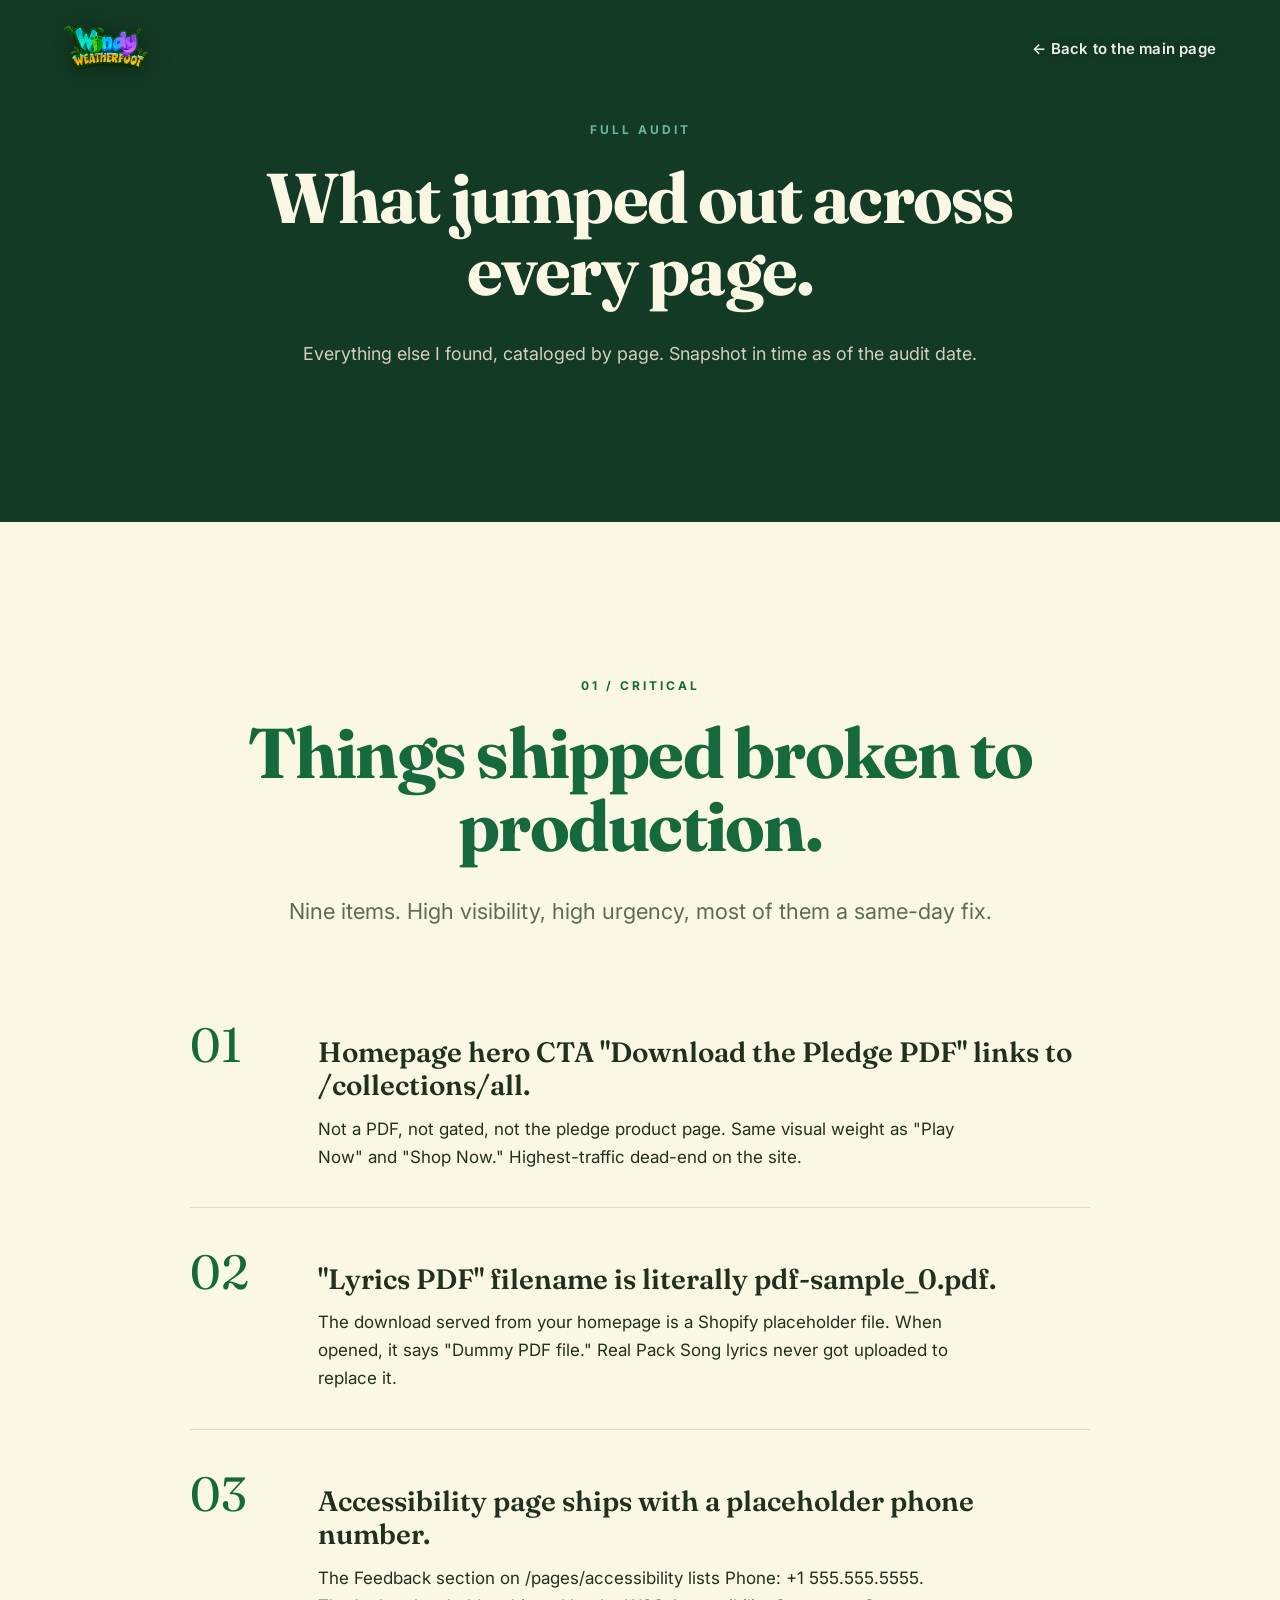
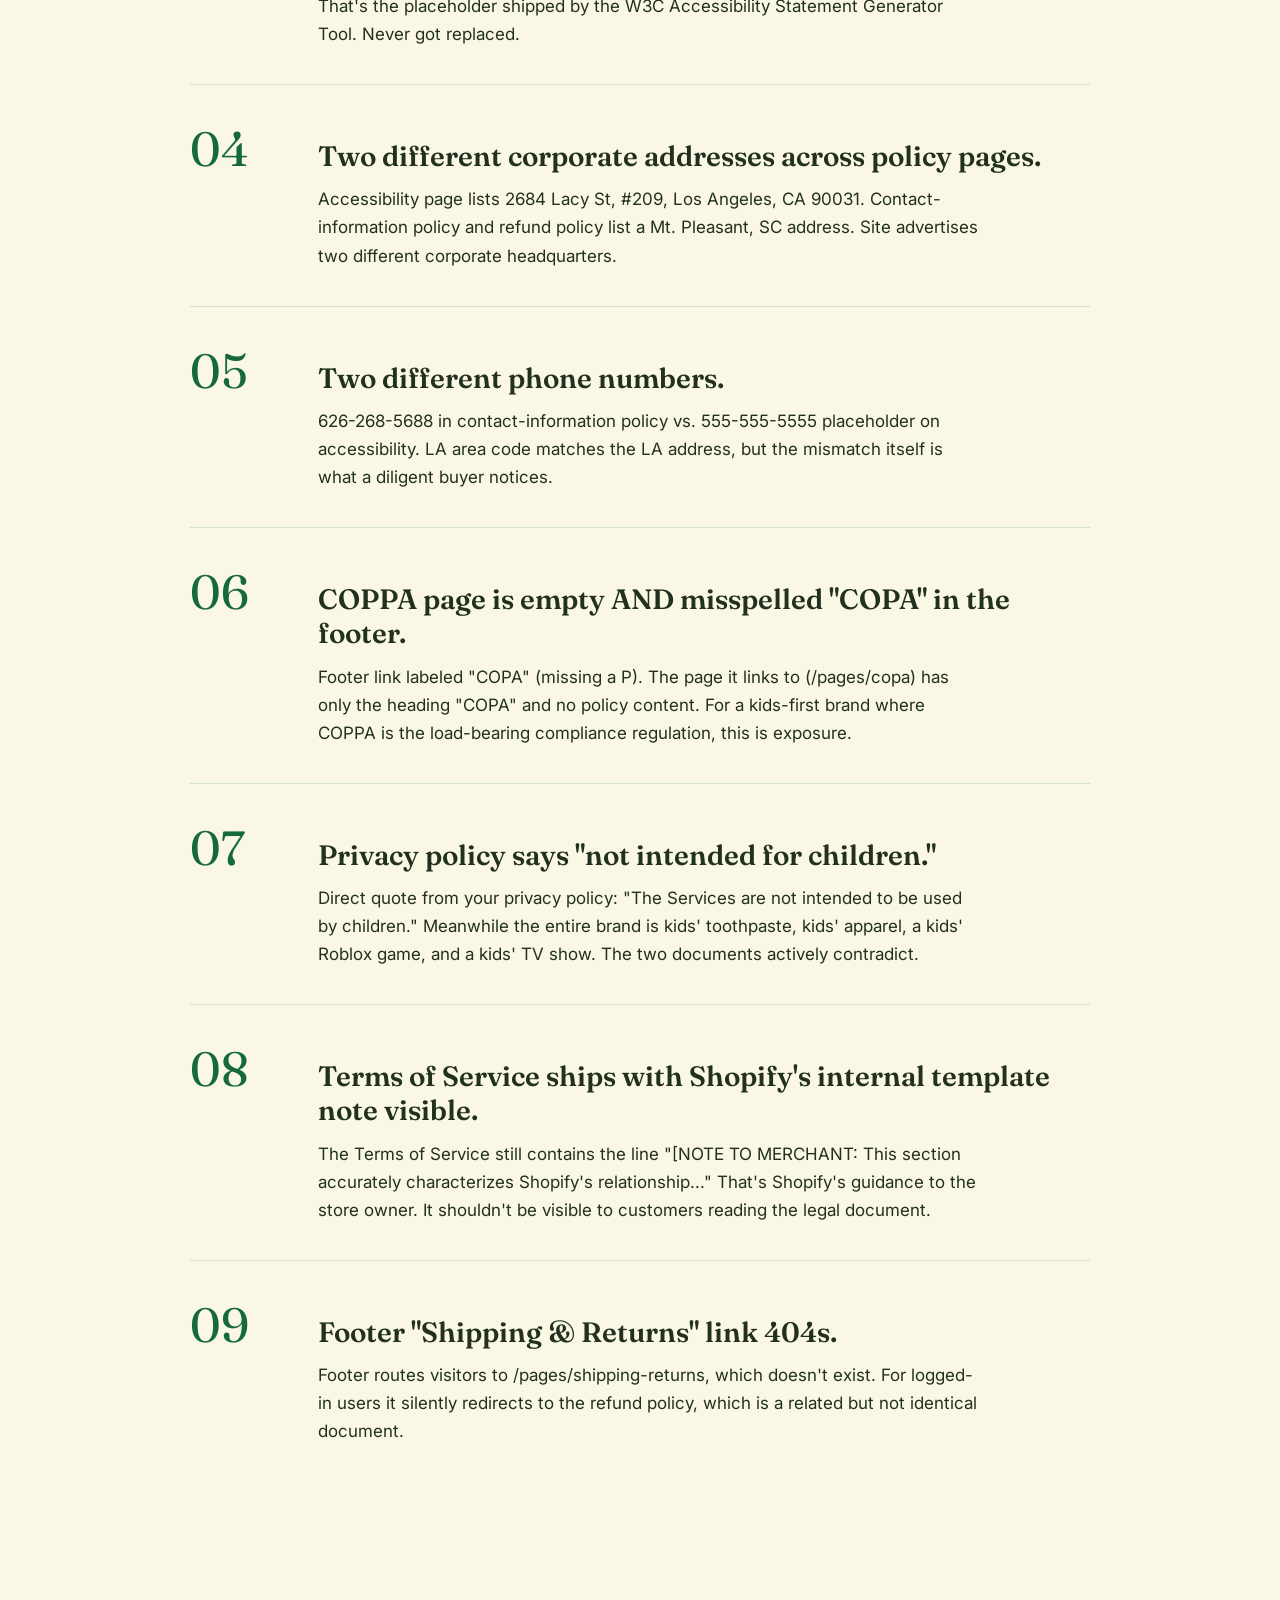
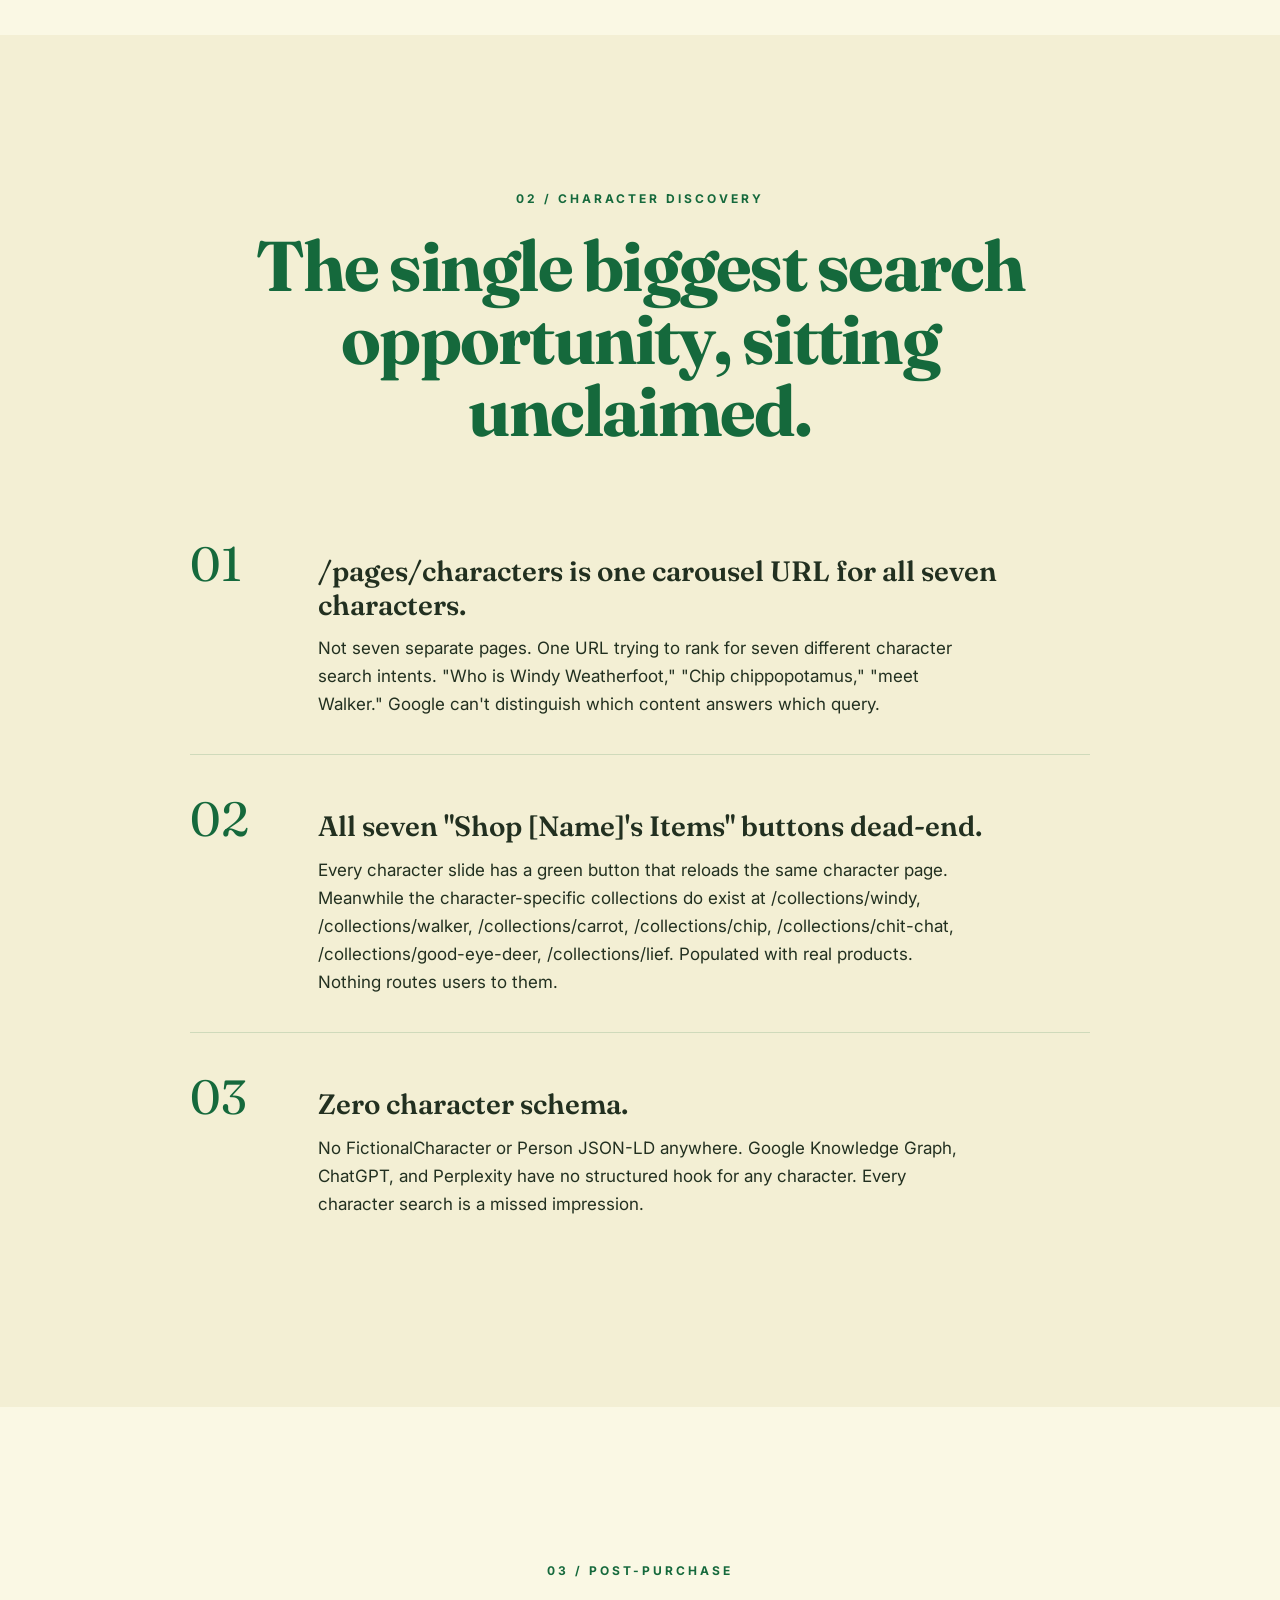
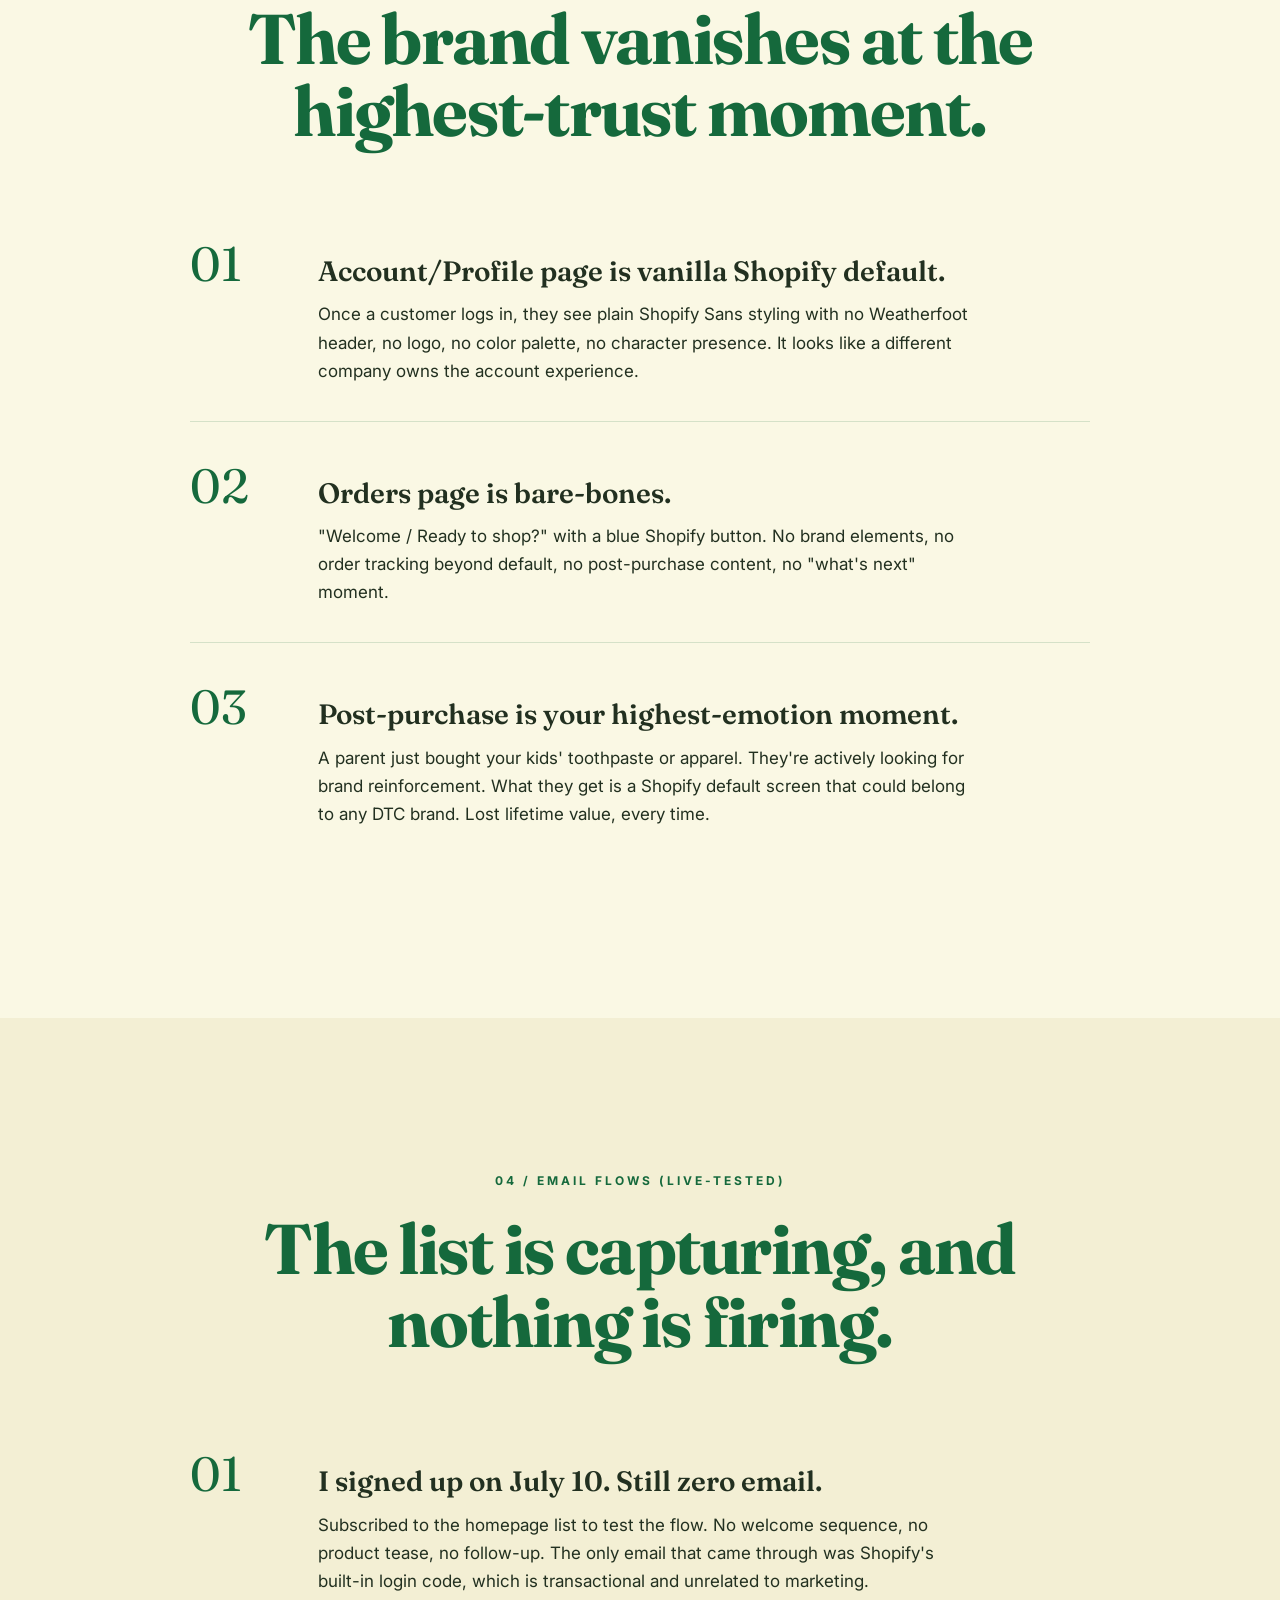
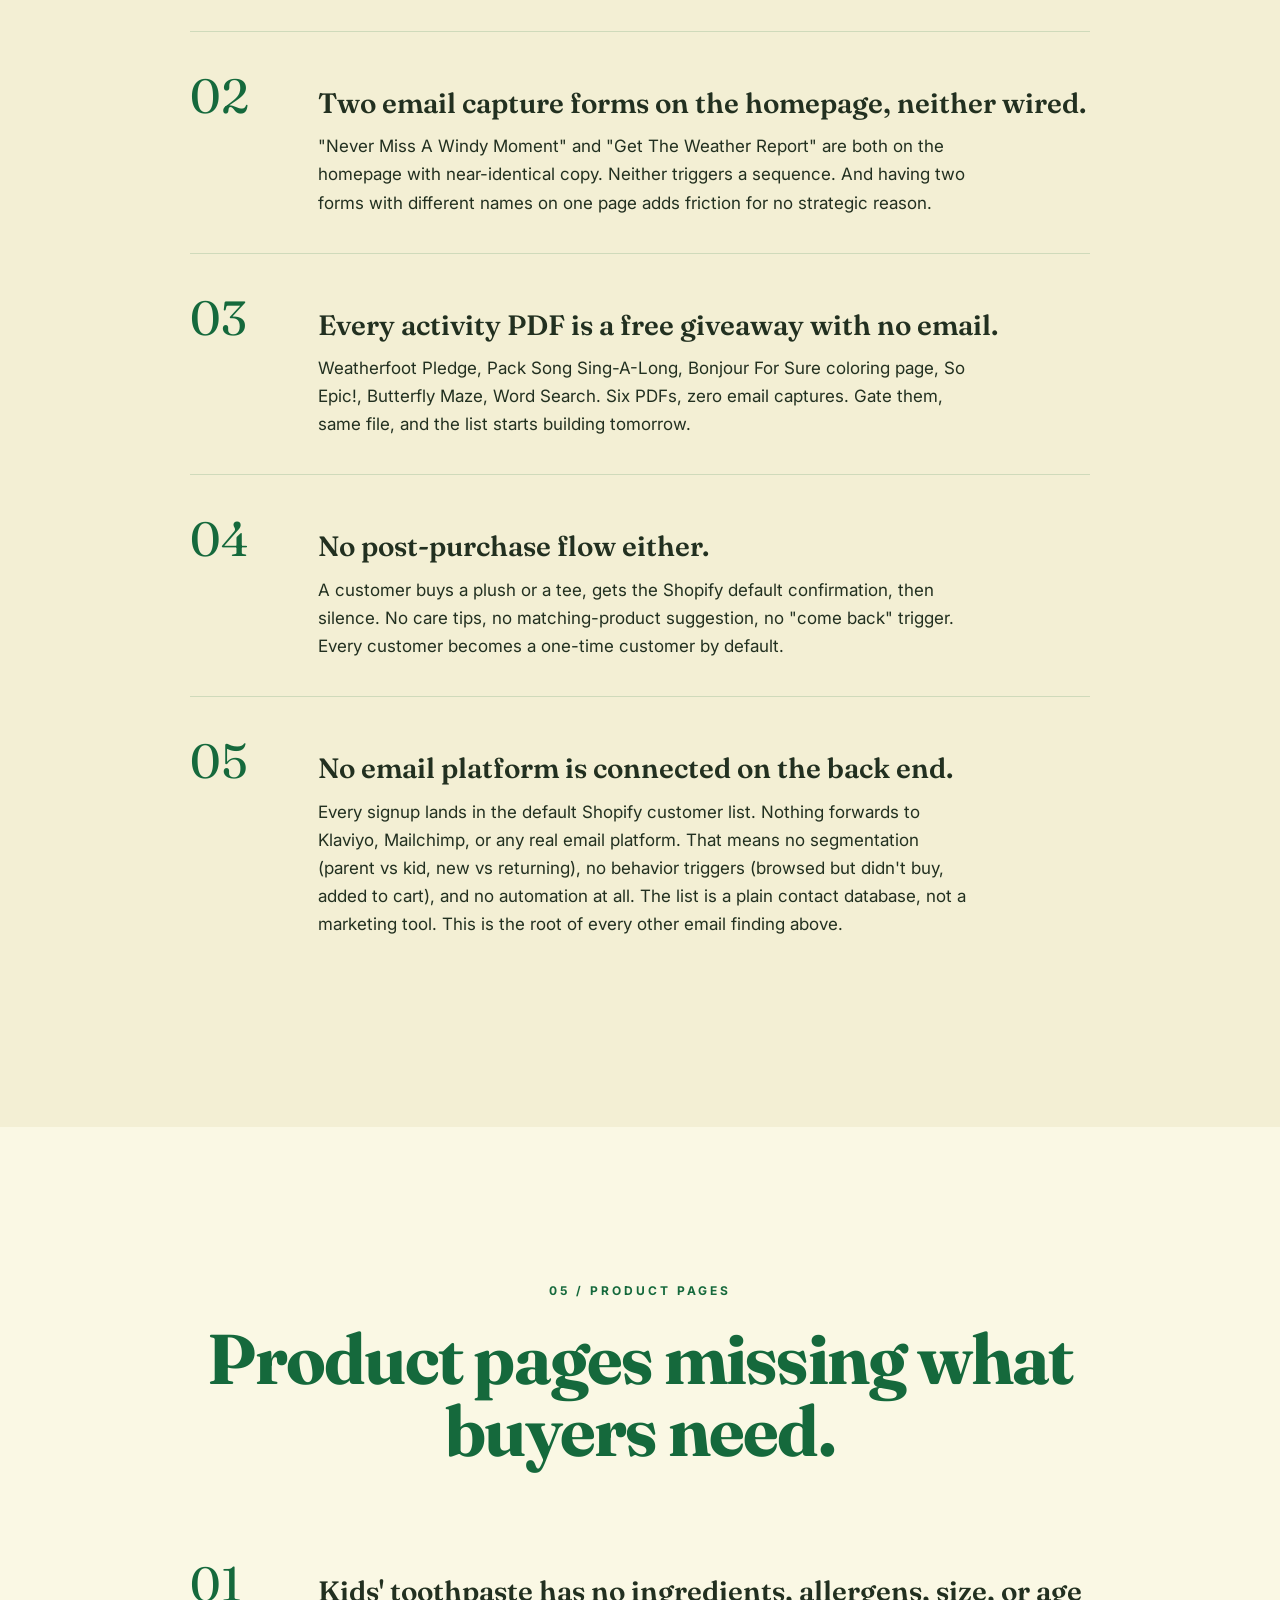
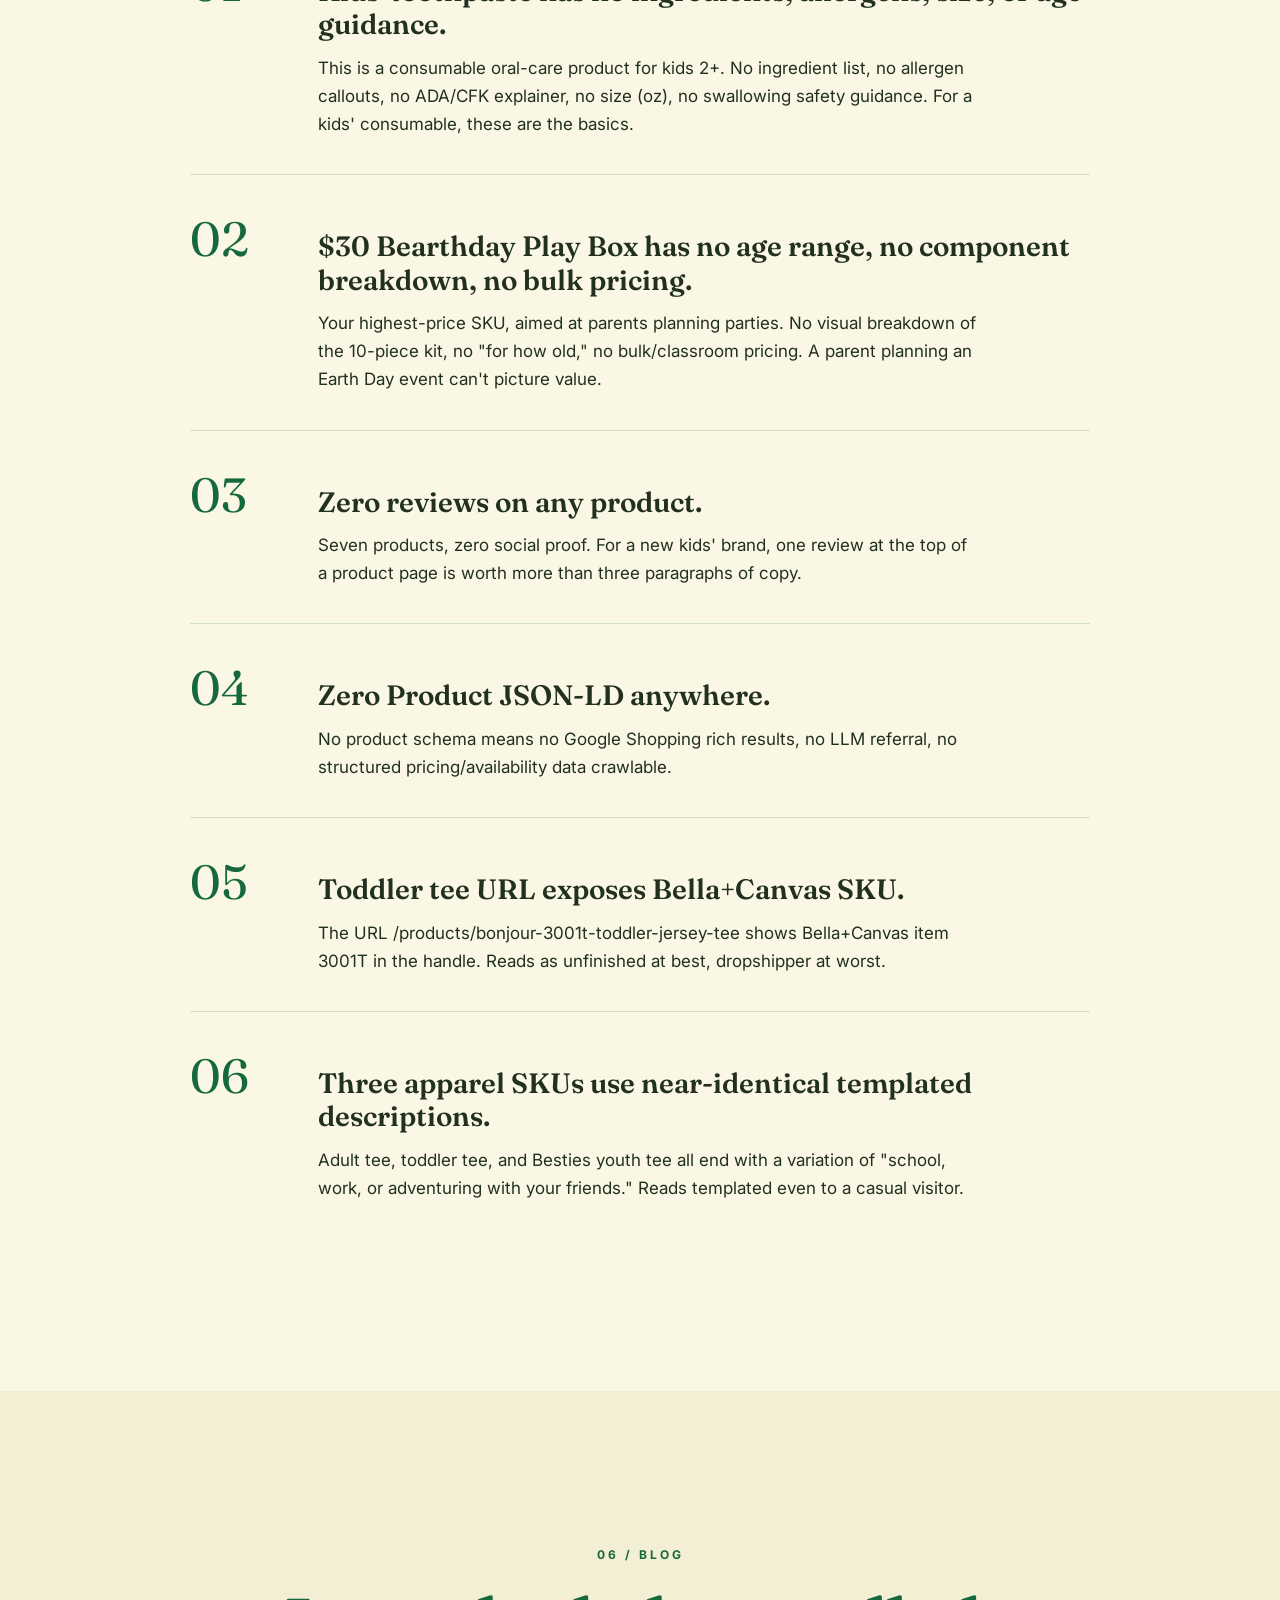
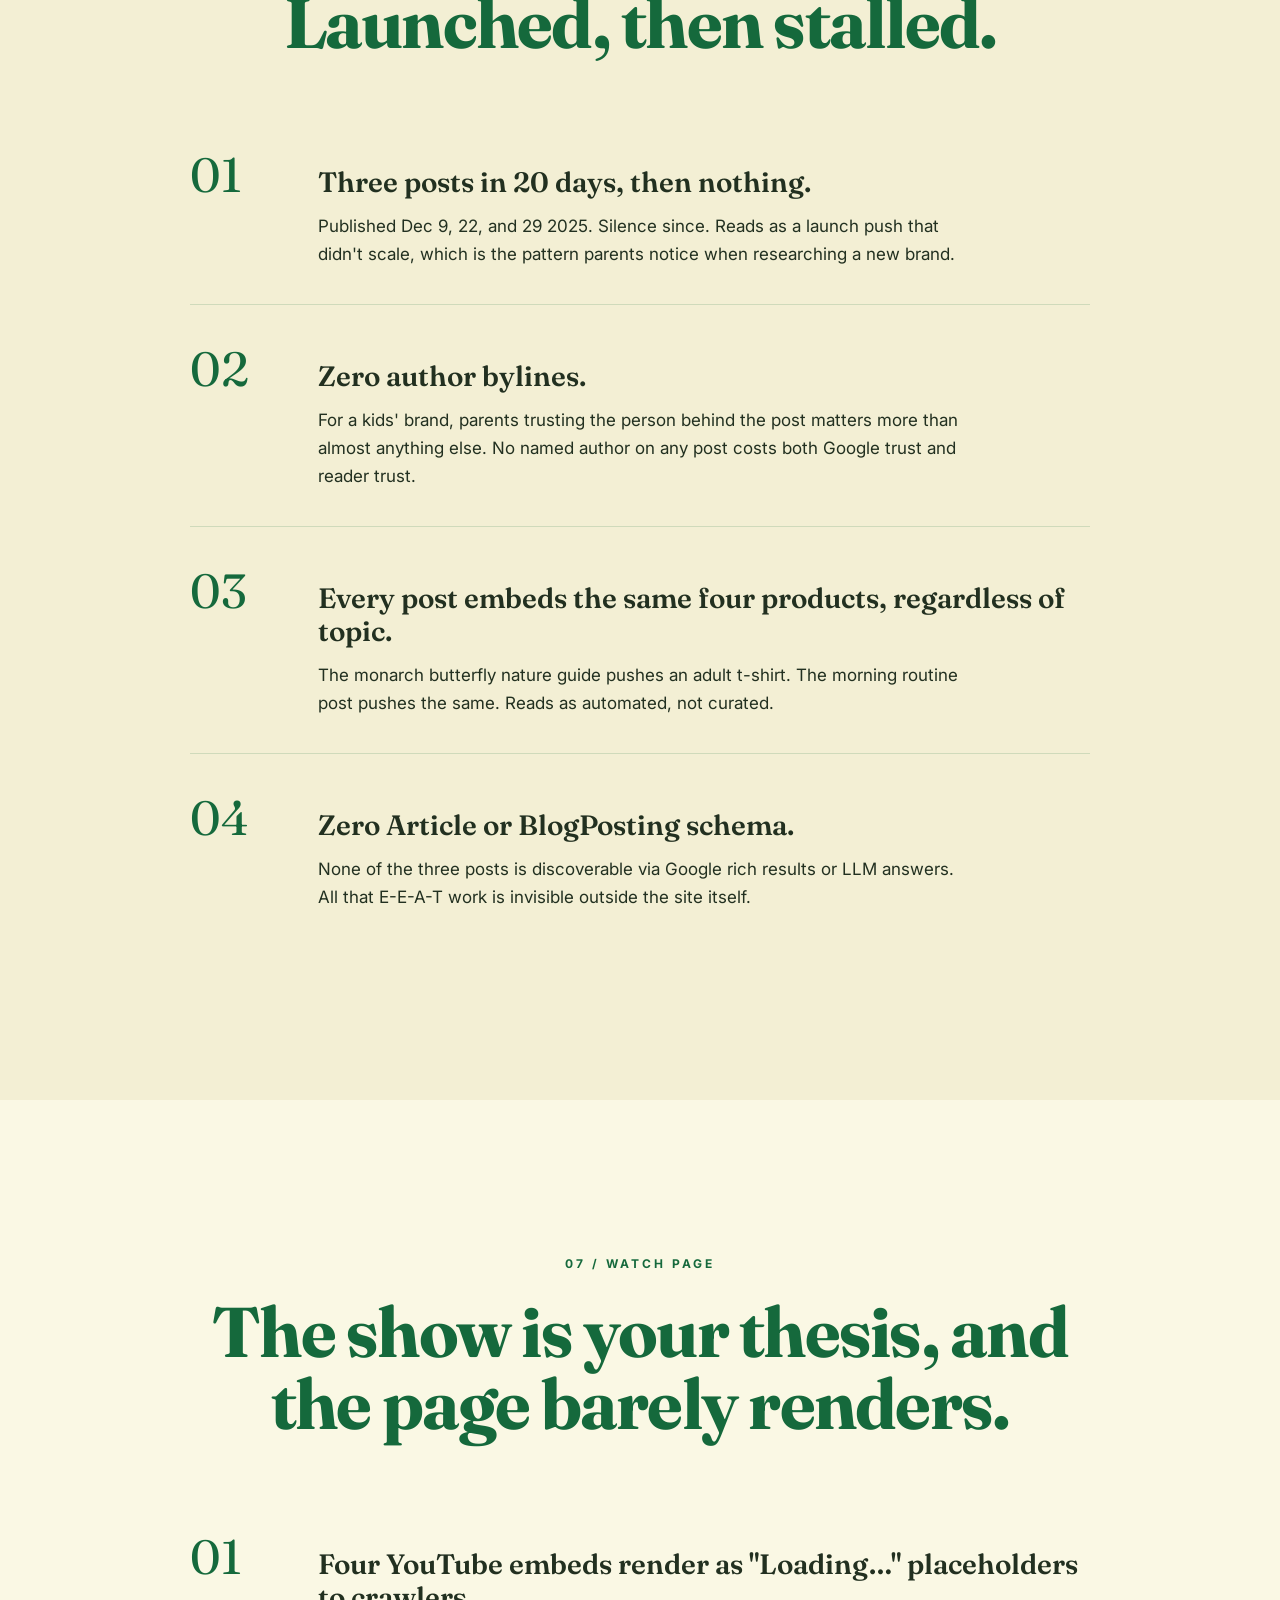
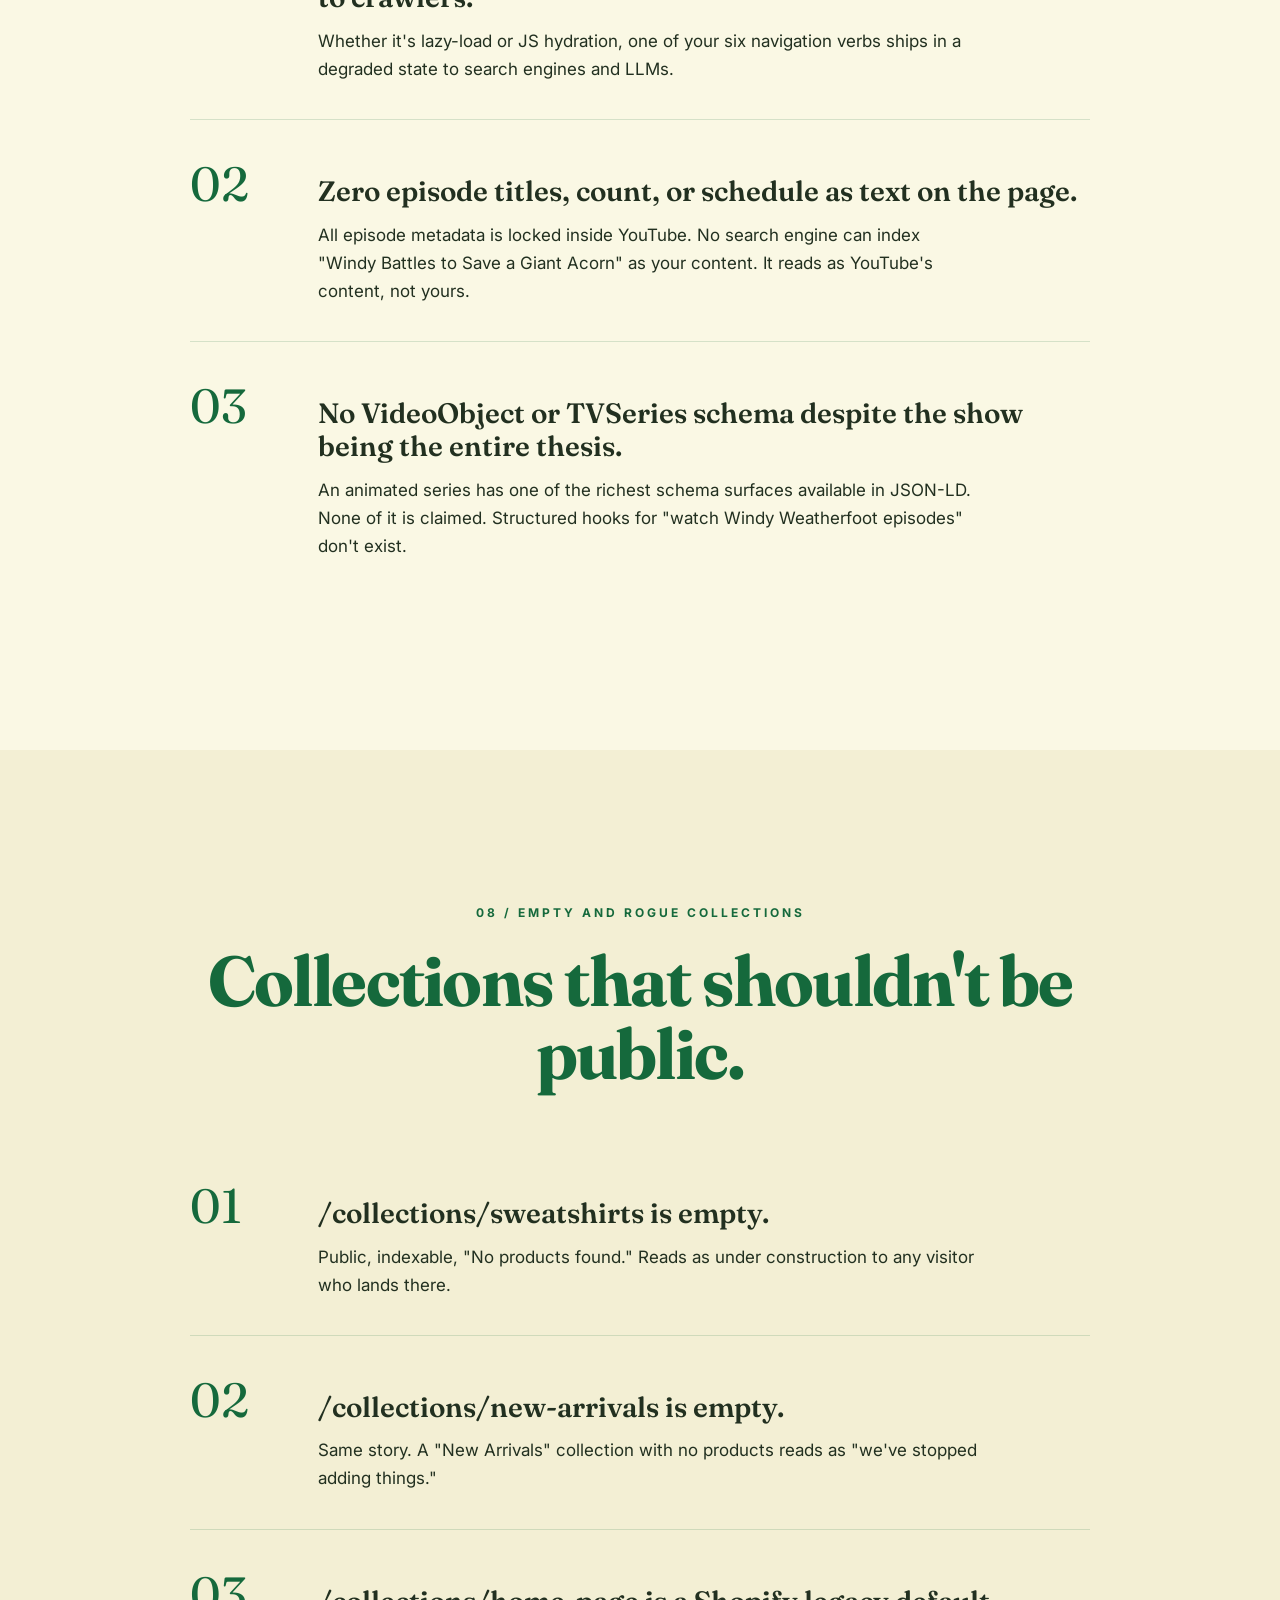
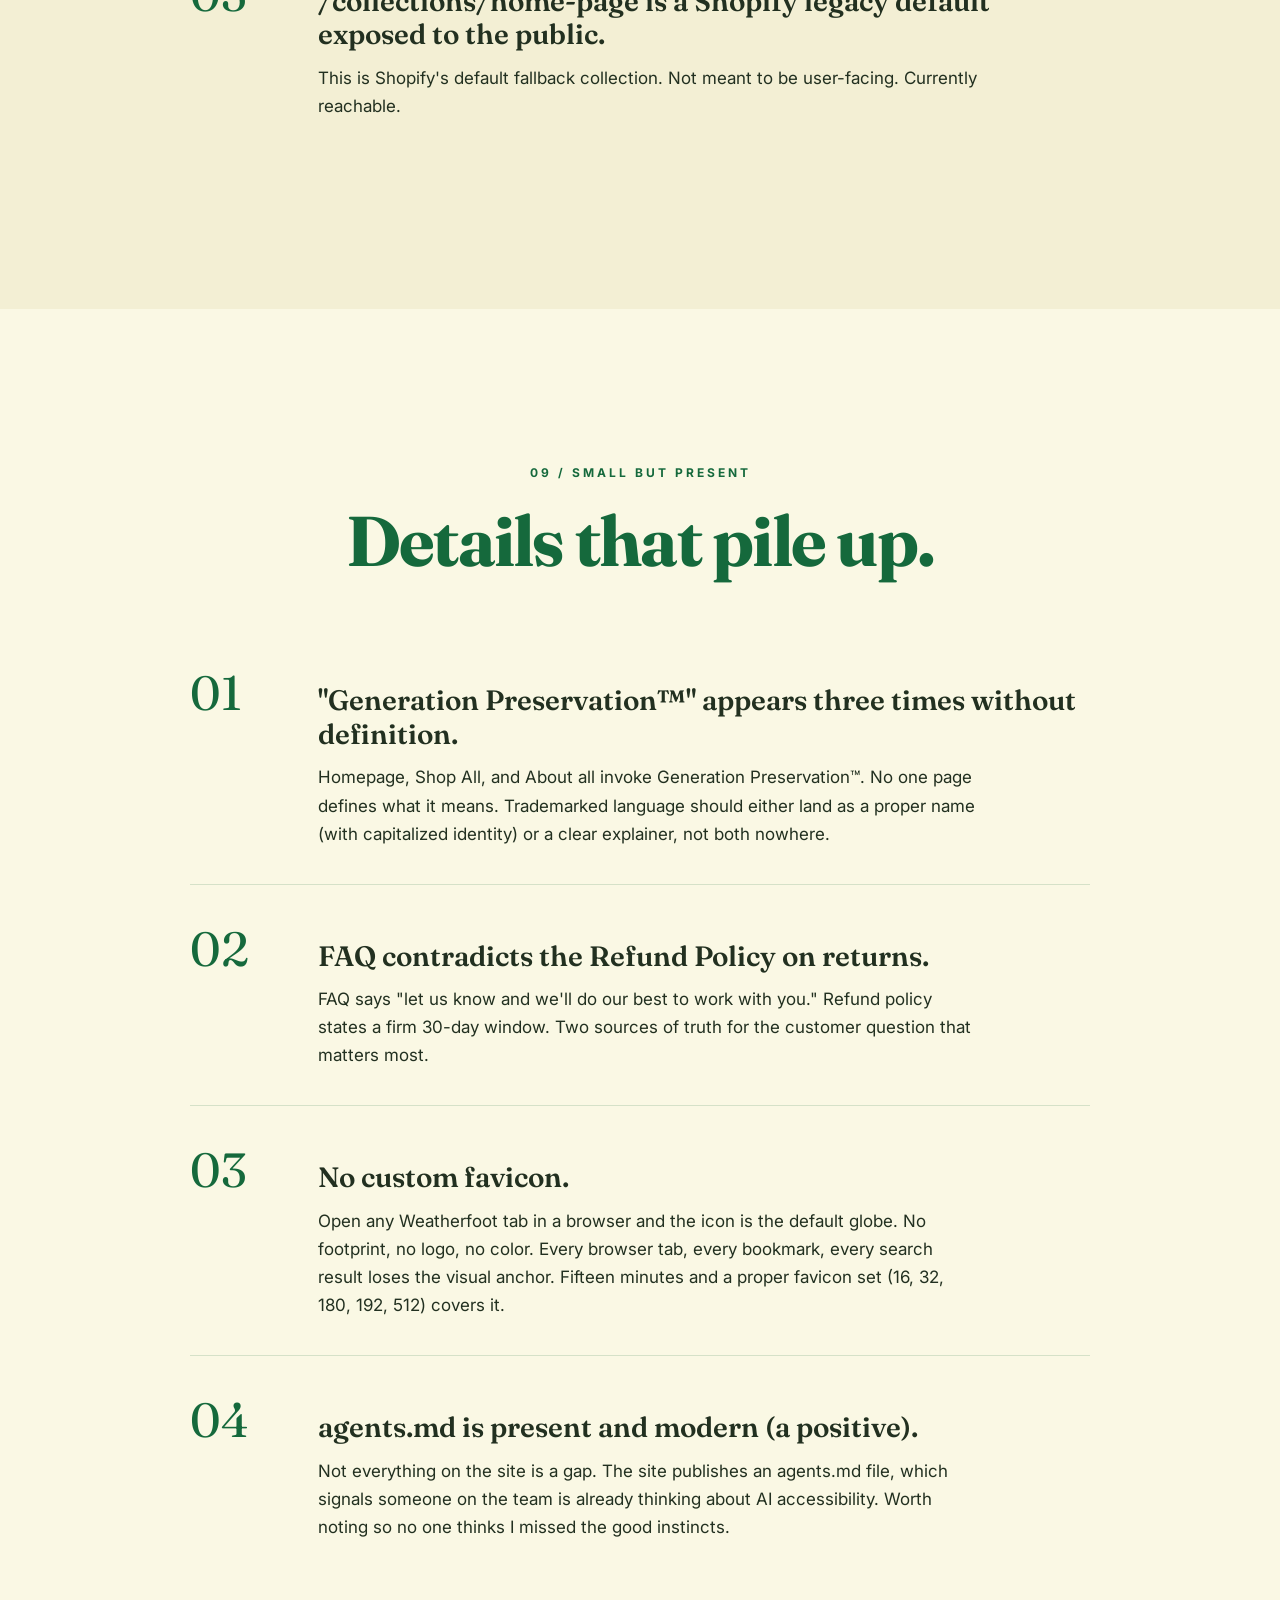
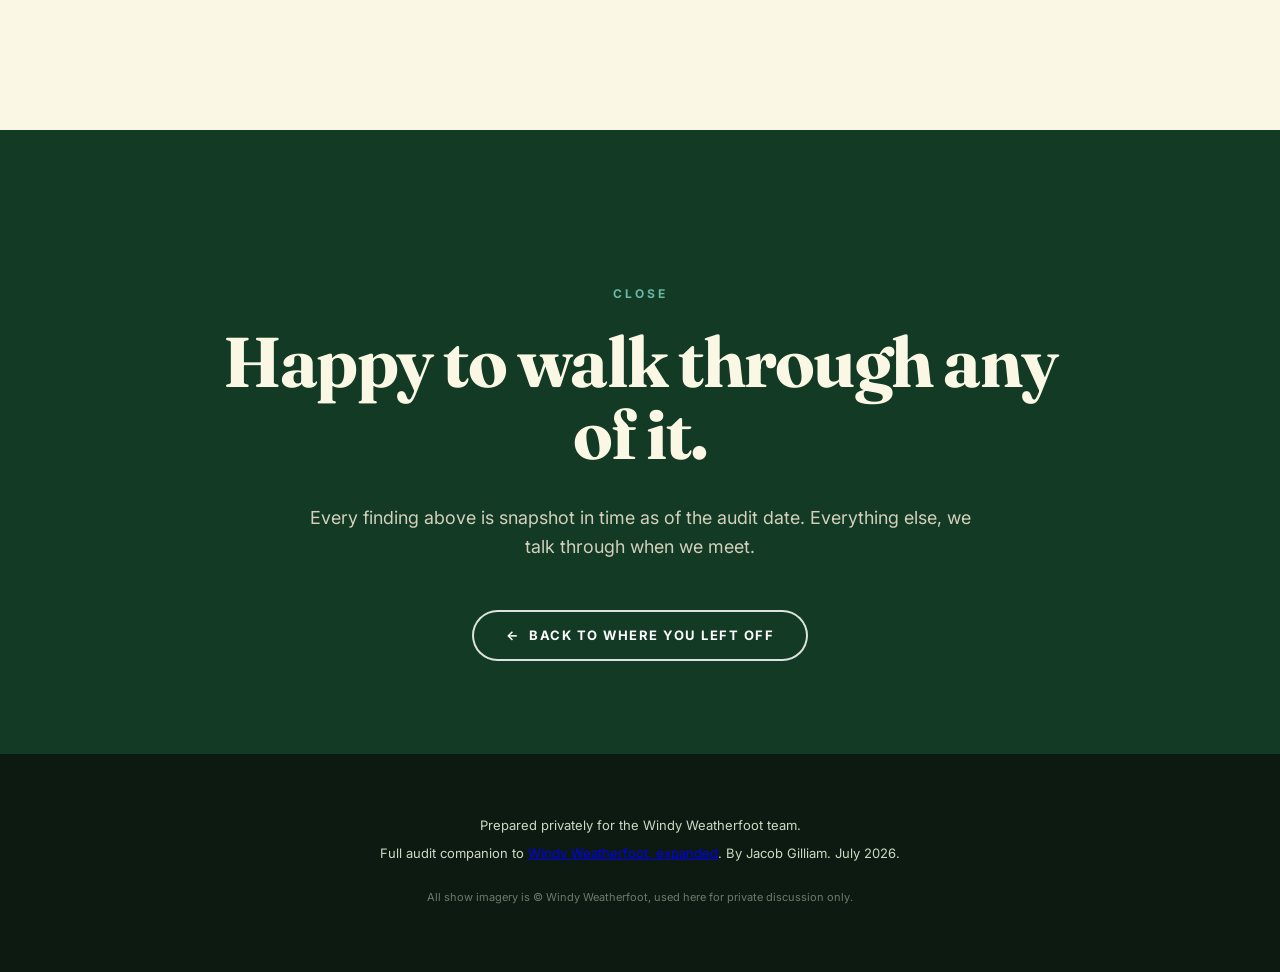
<file: audit.html>
<!DOCTYPE html>
<html lang="en">
<head>
  <meta charset="UTF-8" />
  <meta name="viewport" content="width=device-width, initial-scale=1.0" />
  <meta name="robots" content="noindex, nofollow" />
  <title>Full audit, Windy Weatherfoot</title>
  <meta property="og:type" content="website" />
  <meta property="og:url" content="https://jacogilliam-ai.github.io/windy-read/audit.html" />
  <meta property="og:title" content="Full audit, Windy Weatherfoot" />
  <meta property="og:description" content="What jumped out across every page. Prepared for the Windy Weatherfoot team." />
  <meta property="og:image" content="https://jacogilliam-ai.github.io/windy-read/images/hero-cottage-moon.jpg" />
  <link rel="preconnect" href="https://fonts.googleapis.com" />
  <link rel="preconnect" href="https://fonts.gstatic.com" crossorigin />
  <link href="https://fonts.googleapis.com/css2?family=Fraunces:opsz,wght@9..144,400;9..144,500;9..144,600;9..144,700&family=Inter:wght@400;500;600;700&display=swap" rel="stylesheet" />
  <link rel="stylesheet" href="styles.css?v=77" />
</head>
<body>

  <main id="site" class="site">

    <!-- NAV -->
    <nav class="nav">
      <img src="images/logo.webp" alt="Windy Weatherfoot" class="nav-logo" />
      <div class="nav-links">
        <a href="index.html">← Back to the main page</a>
      </div>
    </nav>

    <!-- HERO (compressed) -->
    <section class="section section-forest" style="padding-top: 120px;">
      <div class="container container-narrow center-head">
        <p class="eyebrow eyebrow-light">Full audit</p>
        <h1 class="display-1 display-light">What jumped out across every page.</h1>
        <p class="body-lg body-light">Everything else I found, cataloged by page. Snapshot in time as of the audit date.</p>
      </div>
    </section>

    <!-- 1. CRITICAL FIXES -->
    <section class="section section-cream">
      <div class="container center-head">
        <p class="eyebrow">01 / Critical</p>
        <h2 class="display-1">Things shipped broken to production.</h2>
        <p class="lead">Nine items. High visibility, high urgency, most of them a same-day fix.</p>
      </div>
      <div class="audit-list">
        <article class="audit-item">
          <p class="audit-num">01</p>
          <div class="audit-body">
            <h3>Homepage hero CTA "Download the Pledge PDF" links to /collections/all.</h3>
            <p>Not a PDF, not gated, not the pledge product page. Same visual weight as "Play Now" and "Shop Now." Highest-traffic dead-end on the site.</p>
          </div>
        </article>
        <article class="audit-item">
          <p class="audit-num">02</p>
          <div class="audit-body">
            <h3>"Lyrics PDF" filename is literally pdf-sample_0.pdf.</h3>
            <p>The download served from your homepage is a Shopify placeholder file. When opened, it says "Dummy PDF file." Real Pack Song lyrics never got uploaded to replace it.</p>
          </div>
        </article>
        <article class="audit-item">
          <p class="audit-num">03</p>
          <div class="audit-body">
            <h3>Accessibility page ships with a placeholder phone number.</h3>
            <p>The Feedback section on /pages/accessibility lists Phone: +1 555.555.5555. That's the placeholder shipped by the W3C Accessibility Statement Generator Tool. Never got replaced.</p>
          </div>
        </article>
        <article class="audit-item">
          <p class="audit-num">04</p>
          <div class="audit-body">
            <h3>Two different corporate addresses across policy pages.</h3>
            <p>Accessibility page lists 2684 Lacy St, #209, Los Angeles, CA 90031. Contact-information policy and refund policy list a Mt. Pleasant, SC address. Site advertises two different corporate headquarters.</p>
          </div>
        </article>
        <article class="audit-item">
          <p class="audit-num">05</p>
          <div class="audit-body">
            <h3>Two different phone numbers.</h3>
            <p>626-268-5688 in contact-information policy vs. 555-555-5555 placeholder on accessibility. LA area code matches the LA address, but the mismatch itself is what a diligent buyer notices.</p>
          </div>
        </article>
        <article class="audit-item">
          <p class="audit-num">06</p>
          <div class="audit-body">
            <h3>COPPA page is empty AND misspelled "COPA" in the footer.</h3>
            <p>Footer link labeled "COPA" (missing a P). The page it links to (/pages/copa) has only the heading "COPA" and no policy content. For a kids-first brand where COPPA is the load-bearing compliance regulation, this is exposure.</p>
          </div>
        </article>
        <article class="audit-item">
          <p class="audit-num">07</p>
          <div class="audit-body">
            <h3>Privacy policy says "not intended for children."</h3>
            <p>Direct quote from your privacy policy: "The Services are not intended to be used by children." Meanwhile the entire brand is kids' toothpaste, kids' apparel, a kids' Roblox game, and a kids' TV show. The two documents actively contradict.</p>
          </div>
        </article>
        <article class="audit-item">
          <p class="audit-num">08</p>
          <div class="audit-body">
            <h3>Terms of Service ships with Shopify's internal template note visible.</h3>
            <p>The Terms of Service still contains the line "[NOTE TO MERCHANT: This section accurately characterizes Shopify's relationship..." That's Shopify's guidance to the store owner. It shouldn't be visible to customers reading the legal document.</p>
          </div>
        </article>
        <article class="audit-item">
          <p class="audit-num">09</p>
          <div class="audit-body">
            <h3>Footer "Shipping & Returns" link 404s.</h3>
            <p>Footer routes visitors to /pages/shipping-returns, which doesn't exist. For logged-in users it silently redirects to the refund policy, which is a related but not identical document.</p>
          </div>
        </article>
      </div>
    </section>

    <!-- 2. CHARACTER DISCOVERY -->
    <section class="section section-cream-2">
      <div class="container center-head">
        <p class="eyebrow">02 / Character discovery</p>
        <h2 class="display-1">The single biggest search opportunity, sitting unclaimed.</h2>
      </div>
      <div class="audit-list">
        <article class="audit-item">
          <p class="audit-num">01</p>
          <div class="audit-body">
            <h3>/pages/characters is one carousel URL for all seven characters.</h3>
            <p>Not seven separate pages. One URL trying to rank for seven different character search intents. "Who is Windy Weatherfoot," "Chip chippopotamus," "meet Walker." Google can't distinguish which content answers which query.</p>
          </div>
        </article>
        <article class="audit-item">
          <p class="audit-num">02</p>
          <div class="audit-body">
            <h3>All seven "Shop [Name]'s Items" buttons dead-end.</h3>
            <p>Every character slide has a green button that reloads the same character page. Meanwhile the character-specific collections do exist at /collections/windy, /collections/walker, /collections/carrot, /collections/chip, /collections/chit-chat, /collections/good-eye-deer, /collections/lief. Populated with real products. Nothing routes users to them.</p>
          </div>
        </article>
        <article class="audit-item">
          <p class="audit-num">03</p>
          <div class="audit-body">
            <h3>Zero character schema.</h3>
            <p>No FictionalCharacter or Person JSON-LD anywhere. Google Knowledge Graph, ChatGPT, and Perplexity have no structured hook for any character. Every character search is a missed impression.</p>
          </div>
        </article>
      </div>
    </section>

    <!-- 3. POST-PURCHASE GAP -->
    <section class="section section-cream">
      <div class="container center-head">
        <p class="eyebrow">03 / Post-purchase</p>
        <h2 class="display-1">The brand vanishes at the highest-trust moment.</h2>
      </div>
      <div class="audit-list">
        <article class="audit-item">
          <p class="audit-num">01</p>
          <div class="audit-body">
            <h3>Account/Profile page is vanilla Shopify default.</h3>
            <p>Once a customer logs in, they see plain Shopify Sans styling with no Weatherfoot header, no logo, no color palette, no character presence. It looks like a different company owns the account experience.</p>
          </div>
        </article>
        <article class="audit-item">
          <p class="audit-num">02</p>
          <div class="audit-body">
            <h3>Orders page is bare-bones.</h3>
            <p>"Welcome / Ready to shop?" with a blue Shopify button. No brand elements, no order tracking beyond default, no post-purchase content, no "what's next" moment.</p>
          </div>
        </article>
        <article class="audit-item">
          <p class="audit-num">03</p>
          <div class="audit-body">
            <h3>Post-purchase is your highest-emotion moment.</h3>
            <p>A parent just bought your kids' toothpaste or apparel. They're actively looking for brand reinforcement. What they get is a Shopify default screen that could belong to any DTC brand. Lost lifetime value, every time.</p>
          </div>
        </article>
      </div>
    </section>

    <!-- 4. EMAIL FLOWS (LIVE-TESTED) -->
    <section class="section section-cream-2">
      <div class="container center-head">
        <p class="eyebrow">04 / Email flows (live-tested)</p>
        <h2 class="display-1">The list is capturing, and nothing is firing.</h2>
      </div>
      <div class="audit-list">
        <article class="audit-item">
          <p class="audit-num">01</p>
          <div class="audit-body">
            <h3>I signed up on July 10. Still zero email.</h3>
            <p>Subscribed to the homepage list to test the flow. No welcome sequence, no product tease, no follow-up. The only email that came through was Shopify's built-in login code, which is transactional and unrelated to marketing.</p>
          </div>
        </article>
        <article class="audit-item">
          <p class="audit-num">02</p>
          <div class="audit-body">
            <h3>Two email capture forms on the homepage, neither wired.</h3>
            <p>"Never Miss A Windy Moment" and "Get The Weather Report" are both on the homepage with near-identical copy. Neither triggers a sequence. And having two forms with different names on one page adds friction for no strategic reason.</p>
          </div>
        </article>
        <article class="audit-item">
          <p class="audit-num">03</p>
          <div class="audit-body">
            <h3>Every activity PDF is a free giveaway with no email.</h3>
            <p>Weatherfoot Pledge, Pack Song Sing-A-Long, Bonjour For Sure coloring page, So Epic!, Butterfly Maze, Word Search. Six PDFs, zero email captures. Gate them, same file, and the list starts building tomorrow.</p>
          </div>
        </article>
        <article class="audit-item">
          <p class="audit-num">04</p>
          <div class="audit-body">
            <h3>No post-purchase flow either.</h3>
            <p>A customer buys a plush or a tee, gets the Shopify default confirmation, then silence. No care tips, no matching-product suggestion, no "come back" trigger. Every customer becomes a one-time customer by default.</p>
          </div>
        </article>
        <article class="audit-item">
          <p class="audit-num">05</p>
          <div class="audit-body">
            <h3>No email platform is connected on the back end.</h3>
            <p>Every signup lands in the default Shopify customer list. Nothing forwards to Klaviyo, Mailchimp, or any real email platform. That means no segmentation (parent vs kid, new vs returning), no behavior triggers (browsed but didn't buy, added to cart), and no automation at all. The list is a plain contact database, not a marketing tool. This is the root of every other email finding above.</p>
          </div>
        </article>
      </div>
    </section>

    <!-- 5. PRODUCT PAGES -->
    <section class="section section-cream">
      <div class="container center-head">
        <p class="eyebrow">05 / Product pages</p>
        <h2 class="display-1">Product pages missing what buyers need.</h2>
      </div>
      <div class="audit-list">
        <article class="audit-item">
          <p class="audit-num">01</p>
          <div class="audit-body">
            <h3>Kids' toothpaste has no ingredients, allergens, size, or age guidance.</h3>
            <p>This is a consumable oral-care product for kids 2+. No ingredient list, no allergen callouts, no ADA/CFK explainer, no size (oz), no swallowing safety guidance. For a kids' consumable, these are the basics.</p>
          </div>
        </article>
        <article class="audit-item">
          <p class="audit-num">02</p>
          <div class="audit-body">
            <h3>$30 Bearthday Play Box has no age range, no component breakdown, no bulk pricing.</h3>
            <p>Your highest-price SKU, aimed at parents planning parties. No visual breakdown of the 10-piece kit, no "for how old," no bulk/classroom pricing. A parent planning an Earth Day event can't picture value.</p>
          </div>
        </article>
        <article class="audit-item">
          <p class="audit-num">03</p>
          <div class="audit-body">
            <h3>Zero reviews on any product.</h3>
            <p>Seven products, zero social proof. For a new kids' brand, one review at the top of a product page is worth more than three paragraphs of copy.</p>
          </div>
        </article>
        <article class="audit-item">
          <p class="audit-num">04</p>
          <div class="audit-body">
            <h3>Zero Product JSON-LD anywhere.</h3>
            <p>No product schema means no Google Shopping rich results, no LLM referral, no structured pricing/availability data crawlable.</p>
          </div>
        </article>
        <article class="audit-item">
          <p class="audit-num">05</p>
          <div class="audit-body">
            <h3>Toddler tee URL exposes Bella+Canvas SKU.</h3>
            <p>The URL /products/bonjour-3001t-toddler-jersey-tee shows Bella+Canvas item 3001T in the handle. Reads as unfinished at best, dropshipper at worst.</p>
          </div>
        </article>
        <article class="audit-item">
          <p class="audit-num">06</p>
          <div class="audit-body">
            <h3>Three apparel SKUs use near-identical templated descriptions.</h3>
            <p>Adult tee, toddler tee, and Besties youth tee all end with a variation of "school, work, or adventuring with your friends." Reads templated even to a casual visitor.</p>
          </div>
        </article>
      </div>
    </section>

    <!-- 6. BLOG -->
    <section class="section section-cream-2">
      <div class="container center-head">
        <p class="eyebrow">06 / Blog</p>
        <h2 class="display-1">Launched, then stalled.</h2>
      </div>
      <div class="audit-list">
        <article class="audit-item">
          <p class="audit-num">01</p>
          <div class="audit-body">
            <h3>Three posts in 20 days, then nothing.</h3>
            <p>Published Dec 9, 22, and 29 2025. Silence since. Reads as a launch push that didn't scale, which is the pattern parents notice when researching a new brand.</p>
          </div>
        </article>
        <article class="audit-item">
          <p class="audit-num">02</p>
          <div class="audit-body">
            <h3>Zero author bylines.</h3>
            <p>For a kids' brand, parents trusting the person behind the post matters more than almost anything else. No named author on any post costs both Google trust and reader trust.</p>
          </div>
        </article>
        <article class="audit-item">
          <p class="audit-num">03</p>
          <div class="audit-body">
            <h3>Every post embeds the same four products, regardless of topic.</h3>
            <p>The monarch butterfly nature guide pushes an adult t-shirt. The morning routine post pushes the same. Reads as automated, not curated.</p>
          </div>
        </article>
        <article class="audit-item">
          <p class="audit-num">04</p>
          <div class="audit-body">
            <h3>Zero Article or BlogPosting schema.</h3>
            <p>None of the three posts is discoverable via Google rich results or LLM answers. All that E-E-A-T work is invisible outside the site itself.</p>
          </div>
        </article>
      </div>
    </section>

    <!-- 7. WATCH PAGE -->
    <section class="section section-cream">
      <div class="container center-head">
        <p class="eyebrow">07 / Watch page</p>
        <h2 class="display-1">The show is your thesis, and the page barely renders.</h2>
      </div>
      <div class="audit-list">
        <article class="audit-item">
          <p class="audit-num">01</p>
          <div class="audit-body">
            <h3>Four YouTube embeds render as "Loading…" placeholders to crawlers.</h3>
            <p>Whether it's lazy-load or JS hydration, one of your six navigation verbs ships in a degraded state to search engines and LLMs.</p>
          </div>
        </article>
        <article class="audit-item">
          <p class="audit-num">02</p>
          <div class="audit-body">
            <h3>Zero episode titles, count, or schedule as text on the page.</h3>
            <p>All episode metadata is locked inside YouTube. No search engine can index "Windy Battles to Save a Giant Acorn" as your content. It reads as YouTube's content, not yours.</p>
          </div>
        </article>
        <article class="audit-item">
          <p class="audit-num">03</p>
          <div class="audit-body">
            <h3>No VideoObject or TVSeries schema despite the show being the entire thesis.</h3>
            <p>An animated series has one of the richest schema surfaces available in JSON-LD. None of it is claimed. Structured hooks for "watch Windy Weatherfoot episodes" don't exist.</p>
          </div>
        </article>
      </div>
    </section>

    <!-- 8. EMPTY / ROGUE COLLECTIONS -->
    <section class="section section-cream-2">
      <div class="container center-head">
        <p class="eyebrow">08 / Empty and rogue collections</p>
        <h2 class="display-1">Collections that shouldn't be public.</h2>
      </div>
      <div class="audit-list">
        <article class="audit-item">
          <p class="audit-num">01</p>
          <div class="audit-body">
            <h3>/collections/sweatshirts is empty.</h3>
            <p>Public, indexable, "No products found." Reads as under construction to any visitor who lands there.</p>
          </div>
        </article>
        <article class="audit-item">
          <p class="audit-num">02</p>
          <div class="audit-body">
            <h3>/collections/new-arrivals is empty.</h3>
            <p>Same story. A "New Arrivals" collection with no products reads as "we've stopped adding things."</p>
          </div>
        </article>
        <article class="audit-item">
          <p class="audit-num">03</p>
          <div class="audit-body">
            <h3>/collections/home-page is a Shopify legacy default exposed to the public.</h3>
            <p>This is Shopify's default fallback collection. Not meant to be user-facing. Currently reachable.</p>
          </div>
        </article>
      </div>
    </section>

    <!-- 9. SMALL BUT PRESENT -->
    <section class="section section-cream">
      <div class="container center-head">
        <p class="eyebrow">09 / Small but present</p>
        <h2 class="display-1">Details that pile up.</h2>
      </div>
      <div class="audit-list">
        <article class="audit-item">
          <p class="audit-num">01</p>
          <div class="audit-body">
            <h3>"Generation Preservation™" appears three times without definition.</h3>
            <p>Homepage, Shop All, and About all invoke Generation Preservation™. No one page defines what it means. Trademarked language should either land as a proper name (with capitalized identity) or a clear explainer, not both nowhere.</p>
          </div>
        </article>
        <article class="audit-item">
          <p class="audit-num">02</p>
          <div class="audit-body">
            <h3>FAQ contradicts the Refund Policy on returns.</h3>
            <p>FAQ says "let us know and we'll do our best to work with you." Refund policy states a firm 30-day window. Two sources of truth for the customer question that matters most.</p>
          </div>
        </article>
        <article class="audit-item">
          <p class="audit-num">03</p>
          <div class="audit-body">
            <h3>No custom favicon.</h3>
            <p>Open any Weatherfoot tab in a browser and the icon is the default globe. No footprint, no logo, no color. Every browser tab, every bookmark, every search result loses the visual anchor. Fifteen minutes and a proper favicon set (16, 32, 180, 192, 512) covers it.</p>
          </div>
        </article>
        <article class="audit-item">
          <p class="audit-num">04</p>
          <div class="audit-body">
            <h3>agents.md is present and modern (a positive).</h3>
            <p>Not everything on the site is a gap. The site publishes an agents.md file, which signals someone on the team is already thinking about AI accessibility. Worth noting so no one thinks I missed the good instincts.</p>
          </div>
        </article>
      </div>
    </section>

    <!-- CLOSE -->
    <section class="section section-forest section-final">
      <div class="container container-narrow center-head">
        <p class="eyebrow eyebrow-light">Close</p>
        <h2 class="display-1 display-light">Happy to walk through any of it.</h2>
        <p class="body-lg body-light">Every finding above is snapshot in time as of the audit date. Everything else, we talk through when we meet.</p>
        <div style="margin-top: 48px;">
          <a href="index.html#whynow" class="btn btn-ghost"><span aria-hidden="true">←</span> Back to where you left off</a>
        </div>
      </div>
    </section>

    <!-- FOOTER -->
    <footer class="footer">
      <p>Prepared privately for the Windy Weatherfoot team.</p>
      <p>Full audit companion to <a href="index.html">Windy Weatherfoot, expanded</a>. By Jacob Gilliam. July 2026.</p>
      <p class="footer-fine">All show imagery is © Windy Weatherfoot, used here for private discussion only.</p>
    </footer>

  </main>

  <script src="main.js?v=77"></script>
</body>
</html>
</file>
<file: styles.css>
/* =========================================================
   Weatherfoot read.
   Cinematic long-scroll for a private audience of one.
   ========================================================= */

:root {
  /* Cream-first franchise palette (Claynosaurz DNA) */
  --cream: #faf8e4;
  --cream-2: #f3efd4;
  --bg-cream: #faf8e4;        /* legacy alias */
  --bg-cream-warm: #f3efd4;   /* legacy alias */
  --bg-forest: #133a24;
  --bg-forest-warm: #17442a;
  --bg-midnight: #0c1a11;
  --bg-midnight-warm: #102316;

  --green: #15693c;
  --green-deep: #0f4e2c;
  --green-bright: #2a8a52;

  --ink: #223020;
  --ink-muted: #5e6b58;
  --ink-cream: #faf8e4;
  --ink-cream-muted: #cfd8c4;

  --accent-purple: #8b5cd6;
  --accent-coral: #f28b8b;
  --accent-gold: #d4a24a;
  --accent-teal: #6bb6a6;

  --font-display: 'Fraunces', Georgia, 'Times New Roman', serif;
  --font-body: 'Inter', -apple-system, BlinkMacSystemFont, 'Segoe UI', sans-serif;

  --section-pad-y: clamp(80px, 12vw, 160px);
  --section-pad-x: clamp(24px, 5vw, 64px);

  --container-max: 1200px;
  --container-narrow: 720px;

  --radius-sm: 8px;
  --radius-md: 20px;
  --radius-lg: 32px;
  --radius-xl: 44px;
  --radius-pill: 999px;

  --ease: cubic-bezier(0.4, 0, 0.2, 1);
}

/* Reset & base */
*, *::before, *::after { box-sizing: border-box; }
html { -webkit-text-size-adjust: 100%; scroll-behavior: smooth; }
body {
  margin: 0;
  padding: 0;
  font-family: var(--font-body);
  font-size: 17px;
  line-height: 1.65;
  color: var(--ink);
  background: var(--bg-cream);
  -webkit-font-smoothing: antialiased;
  -moz-osx-font-smoothing: grayscale;
}
img { max-width: 100%; display: block; }
figure { margin: 0; }
button { font-family: inherit; }

/* =========================================================
   PASSWORD GATE
   ========================================================= */
.gate {
  position: fixed;
  inset: 0;
  z-index: 1000;
  display: flex;
  align-items: center;
  justify-content: center;
  background: var(--bg-midnight);
  background-image:
    radial-gradient(ellipse at 30% 20%, rgba(42, 138, 82, 0.18), transparent 60%),
    radial-gradient(ellipse at 70% 80%, rgba(139, 92, 214, 0.12), transparent 60%);
  padding: 40px 24px;
  transition: opacity 0.6s var(--ease);
}
.gate.hidden {
  opacity: 0;
  pointer-events: none;
}
.gate-inner {
  max-width: 480px;
  width: 100%;
  text-align: center;
}
.gate-logo {
  width: 190px;
  margin: 0 auto 32px;
  filter: drop-shadow(0 8px 30px rgba(0, 0, 0, 0.45));
}
.gate-eyebrow {
  font-size: 12px;
  font-weight: 600;
  letter-spacing: 3px;
  text-transform: uppercase;
  color: var(--ink-cream-muted);
  margin: 0 0 40px;
}
.gate-enter {
  display: inline-flex;
  align-items: center;
  gap: 12px;
  padding: 17px 40px;
  font-family: var(--font-body);
  font-size: 13px;
  font-weight: 700;
  letter-spacing: 2px;
  text-transform: uppercase;
  background: var(--green);
  color: #fff;
  border: none;
  border-radius: var(--radius-pill);
  cursor: pointer;
  transition: background 0.25s var(--ease), transform 0.25s var(--ease);
}
.gate-enter:hover { background: var(--green-bright); transform: translateY(-2px); }
.gate-enter-arrow {
  transition: transform 0.25s var(--ease);
}
.gate-enter:hover .gate-enter-arrow { transform: translateX(4px); }

/* =========================================================
   MAIN SITE
   ========================================================= */
.site { opacity: 1; }
.site.hidden {
  opacity: 0;
  pointer-events: none;
}
.site:not(.hidden) { animation: fadeIn 0.8s var(--ease) both; }

@keyframes fadeIn {
  from { opacity: 0; transform: translateY(8px); }
  to { opacity: 1; transform: translateY(0); }
}

/* NAV */
.nav {
  position: absolute;
  top: 0;
  left: 0;
  right: 0;
  z-index: 10;
  display: flex;
  justify-content: space-between;
  align-items: center;
  padding: 26px var(--section-pad-x);
}
.nav-logo {
  height: 46px;
  filter: drop-shadow(0 2px 14px rgba(0, 0, 0, 0.35));
}
.nav-links {
  display: flex;
  gap: 34px;
  align-items: center;
}
.nav-links a {
  color: #fff;
  text-decoration: none;
  font-weight: 600;
  font-size: 15px;
  letter-spacing: 0.2px;
  opacity: 0.92;
  text-shadow: 0 1px 14px rgba(0, 0, 0, 0.45);
  transition: opacity 0.2s var(--ease);
}
.nav-links a:hover { opacity: 1; }
.nav-tag {
  font-size: 11px;
  font-weight: 600;
  letter-spacing: 2.5px;
  text-transform: uppercase;
  color: rgba(255, 255, 255, 0.8);
  text-shadow: 0 1px 14px rgba(0, 0, 0, 0.45);
}

/* Pill button component */
.btn {
  display: inline-flex;
  align-items: center;
  justify-content: center;
  gap: 10px;
  min-height: 48px;
  padding: 15px 34px;
  font-family: var(--font-body);
  font-weight: 700;
  font-size: 13px;
  letter-spacing: 1.5px;
  text-transform: uppercase;
  background: var(--green);
  color: #fff;
  border: none;
  border-radius: var(--radius-pill);
  text-decoration: none;
  cursor: pointer;
  transition: background 0.2s var(--ease), transform 0.2s var(--ease);
}
.btn:hover { background: var(--green-deep); transform: translateY(-2px); }
.btn-ghost {
  background: transparent;
  color: #fff;
  box-shadow: inset 0 0 0 2px rgba(255, 255, 255, 0.85);
}
.btn-ghost:hover { background: rgba(255, 255, 255, 0.12); }

/* HERO */
.hero {
  position: relative;
  min-height: 100vh;
  background-size: cover;
  background-position: center;
  background-repeat: no-repeat;
  display: flex;
  flex-direction: column;
  align-items: center;
  justify-content: center;
  text-align: center;
  padding: 140px var(--section-pad-x) 150px;
  overflow: hidden;
}
.hero-bg {
  position: absolute;
  inset: 0;
  background-size: cover;
  background-position: center;
  background-repeat: no-repeat;
  /* Static hero. No Ken Burns. Subtle sharpen + color boost so the shot
     pops without amplifying source softness. */
  filter: contrast(1.06) saturate(1.1);
}
.hero-overlay {
  position: absolute;
  inset: 0;
  background: linear-gradient(
    to bottom,
    rgba(8, 18, 11, 0.42) 0%,
    rgba(8, 18, 11, 0.18) 42%,
    rgba(8, 18, 11, 0.55) 100%
  );
}
.hero-inner {
  position: relative;
  z-index: 2;
  max-width: 1000px;
  color: #fff;
}
.hero-eyebrow {
  font-size: 12px;
  font-weight: 700;
  letter-spacing: 3.5px;
  text-transform: uppercase;
  color: rgba(255, 255, 255, 0.85);
  margin: 0 0 22px;
  text-shadow: 0 1px 14px rgba(0, 0, 0, 0.4);
}
.hero-title {
  font-family: var(--font-display);
  font-weight: 700;
  font-size: clamp(50px, 8.5vw, 130px);
  line-height: 0.98;
  letter-spacing: -0.025em;
  margin: 0;
  text-shadow: 0 4px 46px rgba(0, 0, 0, 0.45);
}
.hero-title em { font-style: italic; }
.hero-sub {
  font-size: clamp(17px, 1.7vw, 21px);
  line-height: 1.55;
  max-width: 620px;
  color: rgba(255, 255, 255, 0.92);
  margin: 28px auto 0;
  text-shadow: 0 2px 20px rgba(0, 0, 0, 0.35);
}
.hero-cta {
  margin-top: 40px;
  display: flex;
  gap: 16px;
  justify-content: center;
  flex-wrap: wrap;
}
/* Scalloped cream divider at hero base */
.hero-wave {
  position: absolute;
  left: 0;
  right: 0;
  bottom: -1px;
  z-index: 3;
  width: 100%;
  line-height: 0;
}
.hero-wave svg {
  display: block;
  width: 100%;
  height: clamp(44px, 6vw, 92px);
}
.hero-wave path { fill: var(--cream); }

/* =========================================================
   SECTIONS
   ========================================================= */
.section {
  padding: var(--section-pad-y) var(--section-pad-x);
  position: relative;
}
.section-cream { background: var(--bg-cream); color: var(--ink); }
.section-forest { background: var(--bg-forest); color: var(--ink-cream); }
.section-midnight { background: var(--bg-midnight); color: var(--ink-cream); }
.section-final { padding-bottom: calc(var(--section-pad-y) * 0.6); }

.container {
  max-width: var(--container-max);
  margin: 0 auto;
}
.container-narrow {
  max-width: var(--container-narrow);
  margin: 0 auto;
}

/* Typography helpers */
.eyebrow {
  font-size: 12px;
  font-weight: 700;
  letter-spacing: 3px;
  text-transform: uppercase;
  color: var(--green);
  margin: 0 0 22px;
}
.eyebrow-light { color: var(--accent-teal); }

.display-1 {
  font-family: var(--font-display);
  font-weight: 700;
  color: var(--green);
  font-size: clamp(36px, 5.5vw, 72px);
  line-height: 1.03;
  letter-spacing: -0.025em;
  margin: 0 0 32px;
}
.display-1 em { font-style: italic; font-weight: 700; }
.display-light { color: var(--ink-cream); }
.display-muted { color: var(--ink-muted); font-size: clamp(28px, 4vw, 52px); margin-bottom: 48px; }

.body-lg {
  font-size: clamp(17px, 1.4vw, 20px);
  line-height: 1.65;
  margin: 0 0 24px;
  max-width: 62ch;
}
.body-lg:last-child { margin-bottom: 0; }
.body-light { color: rgba(244, 235, 216, 0.85); }
.body-light strong { color: var(--ink-cream); }
.body-lg strong { color: var(--ink); font-weight: 600; }
.body-lg a { color: var(--accent-gold); text-decoration: underline; text-decoration-thickness: 1px; text-underline-offset: 3px; }
.body-lg a:hover { color: var(--accent-gold-hover); }

/* =========================================================
   WORLD SECTION
   ========================================================= */
.world-grid {
  display: grid;
  grid-template-columns: 1fr 1fr;
  gap: 24px;
  max-width: 1400px;
  margin: 60px auto 80px;
  padding: 0 var(--section-pad-x);
}
.world-img {
  border-radius: var(--radius-md);
  overflow: hidden;
  aspect-ratio: 16 / 10;
}
.world-img-lg {
  grid-column: 1 / -1;
  aspect-ratio: 21 / 9;
}
.world-img img {
  width: 100%;
  height: 100%;
  object-fit: cover;
}

/* =========================================================
   CAST GRID
   ========================================================= */
.cast-grid {
  display: grid;
  grid-template-columns: repeat(3, 1fr);
  gap: 20px;
  max-width: 1400px;
  margin: 60px auto 0;
  padding: 0 var(--section-pad-x);
}
.cast-card {
  position: relative;
  overflow: hidden;
  border-radius: var(--radius-md);
  aspect-ratio: 4 / 5;
  background: var(--bg-cream-warm);
}
.cast-card-hero {
  grid-column: span 2;
  aspect-ratio: 8 / 5;
}
.cast-card img {
  width: 100%;
  height: 100%;
  object-fit: cover;
  transition: transform 0.8s var(--ease);
}
.cast-card:hover img { transform: scale(1.04); }

.cast-card figcaption {
  position: absolute;
  left: 0;
  right: 0;
  bottom: 0;
  padding: 40px 28px 28px;
  color: var(--ink-cream);
  background: linear-gradient(
    to top,
    rgba(15, 20, 32, 0.92) 0%,
    rgba(15, 20, 32, 0.6) 50%,
    rgba(15, 20, 32, 0) 100%
  );
}
.cast-name {
  font-family: var(--font-display);
  font-weight: 500;
  font-size: 28px;
  margin: 0 0 6px;
  line-height: 1.1;
}
.cast-trait {
  font-size: 14px;
  line-height: 1.5;
  margin: 0;
  color: rgba(244, 235, 216, 0.85);
}

/* =========================================================
   FIGURE FULL (edge-to-edge image reveal)
   ========================================================= */
.figure-full {
  margin: 60px calc(-1 * var(--section-pad-x)) 60px;
  overflow: hidden;
}
.figure-full img {
  width: 100%;
  height: auto;
  max-height: 80vh;
  object-fit: cover;
}
.figure-full-cream {
  margin-top: 60px;
  border-radius: var(--radius-md);
  overflow: hidden;
  max-width: 1400px;
  margin-left: auto;
  margin-right: auto;
}
.figure-full-cream img {
  width: 100%;
  height: auto;
  max-height: 70vh;
  object-fit: cover;
}
.figure-full-cream figcaption {
  text-align: center;
  padding: 20px 24px;
  font-family: var(--font-display);
  font-style: italic;
  font-size: 18px;
  color: var(--ink-muted);
}

/* =========================================================
   GAP SECTION
   ========================================================= */
.gap-grid {
  display: grid;
  grid-template-columns: 1fr 1fr;
  gap: 32px;
  max-width: 1200px;
  margin: 60px auto 60px;
  padding: 0 var(--section-pad-x);
}
.gap-item {
  border-radius: var(--radius-md);
  overflow: hidden;
  background: var(--bg-cream-warm);
}
.gap-item img {
  width: 100%;
  height: 400px;
  object-fit: cover;
  background: white;
}
.gap-item figcaption {
  padding: 28px 28px 32px;
}
.gap-label {
  font-size: 11px;
  font-weight: 600;
  letter-spacing: 3px;
  text-transform: uppercase;
  color: var(--ink-muted);
  margin: 0 0 12px;
}
.gap-desc {
  font-size: 16px;
  line-height: 1.6;
  margin: 0;
}

/* =========================================================
   MOVES / ROADMAP
   ========================================================= */
.moves {
  display: flex;
  flex-direction: column;
  max-width: 900px;
  margin: 60px auto 0;
}
.move {
  display: grid;
  grid-template-columns: 120px 1fr;
  gap: 40px;
  padding: 48px 0;
  border-bottom: 1px solid rgba(244, 235, 216, 0.12);
  align-items: baseline;
}
.move:last-child { border-bottom: none; }
.move-num {
  font-family: var(--font-display);
  font-weight: 400;
  font-size: 56px;
  color: var(--accent-gold);
  line-height: 1;
}
.move-title {
  font-family: var(--font-display);
  font-weight: 500;
  font-size: clamp(24px, 3vw, 32px);
  line-height: 1.15;
  color: var(--ink-cream);
  margin: 0 0 16px;
}
.move-desc {
  font-size: 17px;
  line-height: 1.65;
  color: rgba(244, 235, 216, 0.82);
  margin: 0;
  max-width: 60ch;
}

/* =========================================================
   HORIZON
   ========================================================= */
.horizon {
  display: grid;
  grid-template-columns: repeat(3, 1fr);
  gap: 40px;
  max-width: 1200px;
  margin: 60px auto 0;
}
.horizon-year {
  padding: 40px 32px;
  background: rgba(255, 255, 255, 0.04);
  border-radius: var(--radius-md);
  border: 1px solid rgba(244, 235, 216, 0.08);
}
.horizon-label {
  font-family: var(--font-display);
  font-style: italic;
  font-size: 24px;
  color: var(--accent-gold);
  margin: 0 0 16px;
  font-weight: 500;
}
.horizon-body {
  font-size: 15px;
  line-height: 1.6;
  color: rgba(244, 235, 216, 0.82);
  margin: 0;
}

/* =========================================================
   ASK
   ========================================================= */
.section-final .body-lg a {
  color: var(--ink);
  text-decoration: underline;
  text-decoration-thickness: 1px;
  text-underline-offset: 3px;
  font-weight: 600;
}
.ask-offer {
  margin: 40px 0 32px;
  padding: 32px;
  background: rgba(21, 105, 60, 0.08);
  border-left: 4px solid var(--green);
  border-radius: 6px;
}
.ask-offer-eyebrow {
  font-size: 11px;
  font-weight: 700;
  letter-spacing: 2.5px;
  text-transform: uppercase;
  color: var(--green);
  margin: 0 0 12px;
}
.ask-offer-price {
  font-family: var(--font-display);
  font-weight: 700;
  font-style: italic;
  font-size: clamp(28px, 4vw, 36px);
  line-height: 1.15;
  color: var(--ink);
  margin: 0 0 20px;
}
.ask-offer-list {
  list-style: none;
  padding: 0;
  margin: 0;
}
.ask-offer-list li {
  font-size: 15px;
  line-height: 1.55;
  color: var(--ink);
  padding: 6px 0 6px 22px;
  position: relative;
}
.ask-offer-list li::before {
  content: '';
  position: absolute;
  left: 0;
  top: 14px;
  width: 6px;
  height: 6px;
  border-radius: 50%;
  background: var(--green);
}
@media (max-width: 640px) {
  .ask-offer {
    padding: 24px;
    margin: 32px 0 28px;
  }
  .ask-offer-price {
    font-size: 24px;
  }
}
.ask-close {
  margin-top: 44px;
  padding-top: 32px;
  border-top: 1px solid rgba(21, 105, 60, 0.16);
}
.ask-close-line {
  font-family: var(--font-display);
  font-style: italic;
  font-size: clamp(22px, 3vw, 30px);
  line-height: 1.3;
  color: var(--green);
  margin: 0;
}
.ask-contact {
  margin: 20px 0 0;
  font-size: 16px;
  color: var(--ink-muted);
  display: flex;
  flex-wrap: wrap;
  gap: 8px 12px;
  align-items: baseline;
}
.ask-contact a {
  color: var(--ink);
  text-decoration: underline;
  text-decoration-thickness: 1px;
  text-underline-offset: 3px;
  font-weight: 500;
}
.ask-contact a:hover {
  color: var(--green);
}
.ask-contact-sep {
  color: var(--ink-muted);
  opacity: 0.5;
}
@media (max-width: 480px) {
  .ask-contact-sep { display: none; }
  .ask-contact { flex-direction: column; gap: 6px; }
}
.ask-proof {
  margin: 40px 0;
  max-width: 340px;
}
.ask-proof img {
  display: block;
  width: 100%;
  height: auto;
  border-radius: var(--radius-md);
  box-shadow: 0 24px 60px rgba(21, 60, 36, 0.18);
}
.ask-proof figcaption {
  margin-top: 14px;
  font-size: 14px;
  font-style: italic;
  color: var(--ink-muted);
}

/* =========================================================
   FOOTER
   ========================================================= */
.footer {
  background: var(--bg-midnight);
  color: var(--ink-cream-muted);
  padding: 60px var(--section-pad-x);
  text-align: center;
  font-size: 13px;
  line-height: 1.7;
}
.footer p { margin: 0 0 6px; }
.footer-fine {
  margin-top: 24px !important;
  opacity: 0.5;
  font-size: 11px;
}

/* =========================================================
   REBUILD MODULES (Claynosaurz language)
   ========================================================= */
.section-cream-2 { background: var(--cream-2); color: var(--ink); }

.center-head { text-align: center; max-width: 900px; margin: 0 auto; }
.center-head .body-lg,
.center-head .lead { margin-left: auto; margin-right: auto; }

.lead {
  font-size: clamp(18px, 1.8vw, 22px);
  line-height: 1.55;
  color: var(--ink-muted);
  max-width: 60ch;
  margin: 0 auto;
}
.section-forest .lead,
.section-midnight .lead { color: var(--ink-cream-muted); }
.lead + .body-lg { margin-top: 28px; }

/* Split block: rounded image + short copy */
.split {
  max-width: 1200px;
  margin: 0 auto;
  display: grid;
  grid-template-columns: 1.05fr 1fr;
  gap: clamp(32px, 5vw, 72px);
  align-items: center;
}
.split-reverse .split-media { order: 2; }
.split-media {
  border-radius: var(--radius-xl);
  overflow: hidden;
  aspect-ratio: 5 / 4;
  box-shadow: 0 30px 60px rgba(0, 0, 0, 0.14);
}
.split-media img { width: 100%; height: 100%; object-fit: cover; }
/* Wider aspect for group shots that need more horizontal room */
.split-media--wide { aspect-ratio: 3 / 2; }
.split-body .display-1 { margin-bottom: 24px; }
.split-body .body-lg { max-width: 52ch; }

/* Flywheel */
.flywheel { max-width: 1100px; margin: 56px auto 56px; }

/* Radial flywheel stage */
.fw-stage {
  position: relative;
  width: min(600px, 92vw);
  aspect-ratio: 1 / 1;
  margin: 120px auto 116px;
}
.fw-orbit {
  position: absolute;
  inset: 0;
  width: 100%;
  height: 100%;
  overflow: visible;
  animation: fw-spin 22s linear infinite;
  transform-origin: 50% 50%;
}
.fw-orbit-track {
  fill: none;
  stroke: rgba(21, 105, 60, 0.16);
  stroke-width: 0.5;
  stroke-dasharray: 1.4 2.4;
  stroke-linecap: round;
}
.fw-orbit-sweep {
  fill: none;
  stroke: var(--green-bright);
  stroke-width: 0.9;
  stroke-linecap: round;
  stroke-dasharray: 26 238;
  filter: drop-shadow(0 0 3px rgba(42, 138, 82, 0.5));
}
@keyframes fw-spin {
  from { transform: rotate(0deg); }
  to { transform: rotate(360deg); }
}

.fw-hub {
  position: absolute;
  left: 50%;
  top: 50%;
  transform: translate(-50%, -50%);
  width: 34%;
  aspect-ratio: 1 / 1;
  border-radius: 50%;
  background: radial-gradient(circle at 50% 38%, #ffffff, #fbf7e6);
  border: 1px solid rgba(21, 105, 60, 0.16);
  box-shadow: 0 12px 34px rgba(21, 60, 36, 0.12);
  display: flex;
  flex-direction: column;
  align-items: center;
  justify-content: center;
  text-align: center;
  padding: 8px;
}
.fw-hub-mark {
  width: 34%;
  max-width: 52px;
  height: auto;
  fill: var(--green);
  margin-bottom: 8px;
}
.fw-hub-label {
  font-family: var(--font-display);
  font-weight: 600;
  font-size: clamp(12px, 1.5vw, 15px);
  line-height: 1.2;
  color: var(--green);
  margin: 0;
}

.fw-node {
  position: absolute;
  width: 40%;
  max-width: 232px;
  border-radius: var(--radius-md);
  padding: 18px 20px 20px;
  background: #fffdf3;
  color: var(--ink);
  border: 1px solid rgba(21, 105, 60, 0.14);
  box-shadow: 0 10px 26px rgba(21, 60, 36, 0.08);
}
.fw-pos-1 { left: 50%; top: 0; transform: translate(-50%, -50%); }
.fw-pos-2 { left: 100%; top: 50%; transform: translate(-50%, -50%); }
.fw-pos-3 { left: 50%; top: 100%; transform: translate(-50%, -50%); }
.fw-pos-4 { left: 0; top: 50%; transform: translate(-50%, -50%); }
.fw-step {
  font-family: var(--font-display);
  font-weight: 700;
  font-size: 15px;
  color: var(--accent-gold);
  display: block;
  margin-bottom: 6px;
}
.fw-node h3 {
  font-family: var(--font-display);
  font-weight: 700;
  font-size: clamp(22px, 2.6vw, 28px);
  margin: 0 0 6px;
  line-height: 1;
  color: var(--green);
}
.fw-node p { font-size: 13.5px; line-height: 1.45; margin: 0; color: var(--ink-muted); }

.fw-loop {
  margin: 26px auto;
  display: flex;
  flex-wrap: wrap;
  align-items: center;
  justify-content: center;
  gap: 12px;
  font-family: var(--font-display);
  font-weight: 700;
  font-size: clamp(18px, 2.3vw, 30px);
  color: var(--green);
  text-align: center;
}
.fw-loop span { display: inline-block; }
.fw-loop em { font-style: italic; color: var(--green-bright); }

.fw-engine {
  display: flex;
  gap: 24px;
  align-items: center;
  background: var(--green);
  color: #fff;
  border-radius: var(--radius-lg);
  padding: 32px 36px;
  max-width: 900px;
  margin: 0 auto;
}
.fw-engine h3 { font-family: var(--font-display); font-weight: 700; font-size: 24px; margin: 0 0 8px; }
.fw-engine p { margin: 0; font-size: 16px; line-height: 1.55; color: rgba(255, 255, 255, 0.92); }
.fw-engine-mark {
  flex: 0 0 auto;
  width: 66px;
  height: 66px;
  border-radius: 50%;
  background: rgba(255, 255, 255, 0.16);
  display: grid;
  place-items: center;
  font-family: var(--font-display);
  font-weight: 700;
  font-size: 20px;
  letter-spacing: 1px;
}

/* Products */
.prod-grid {
  max-width: 1200px;
  margin: 56px auto 0;
  display: grid;
  grid-template-columns: repeat(3, 1fr);
  gap: 20px;
}
.prod-tile {
  border-radius: var(--radius-lg);
  padding: 30px 30px;
  background: #fffdf3;
  color: var(--ink);
  border: 1px solid rgba(21, 105, 60, 0.14);
  min-height: 200px;
  display: flex;
  flex-direction: column;
}
.prod-tile h3 { font-family: var(--font-display); font-weight: 700; font-size: 26px; margin: 0 0 12px; line-height: 1.08; color: var(--green); }
.prod-tile p { font-size: 15px; line-height: 1.55; margin: 0 0 auto; color: var(--ink-muted); }
.prod-tag {
  align-self: flex-start;
  margin-top: 22px;
  font-size: 11px;
  font-weight: 700;
  letter-spacing: 1.5px;
  text-transform: uppercase;
  padding: 7px 15px;
  border-radius: var(--radius-pill);
  background: rgba(21, 105, 60, 0.1);
  color: var(--green);
}
.prod-note {
  max-width: 1200px;
  margin: 40px auto 0;
  font-size: 13px;
  color: var(--ink-muted);
  font-style: italic;
  text-align: center;
}

/* Product kicker (the job label) */
.prod-kicker {
  font-size: 11px;
  font-weight: 700;
  letter-spacing: 2.5px;
  text-transform: uppercase;
  color: var(--green);
  margin: 0 0 14px;
}

/* "Concept render" pill on every mockup image */
.prod-render-tag {
  position: absolute;
  top: 14px;
  left: 14px;
  z-index: 2;
  font-size: 10px;
  font-weight: 700;
  letter-spacing: 1.5px;
  text-transform: uppercase;
  padding: 6px 12px;
  border-radius: var(--radius-pill);
  background: rgba(12, 26, 17, 0.6);
  color: #fff;
  -webkit-backdrop-filter: blur(4px);
  backdrop-filter: blur(4px);
}

/* Lead feature: bag charms */
.prod-feature {
  max-width: 1120px;
  margin: 64px auto 12px;
  display: grid;
  grid-template-columns: 0.82fr 1fr;
  gap: clamp(32px, 5vw, 68px);
  align-items: center;
}
.prod-feature-media {
  position: relative;
  border-radius: var(--radius-xl);
  overflow: hidden;
  aspect-ratio: 4 / 5;
  box-shadow: 0 30px 60px rgba(0, 0, 0, 0.16);
}
.prod-feature-media img { width: 100%; height: 100%; object-fit: cover; }
.prod-feature-body h3 {
  font-family: var(--font-display);
  font-weight: 700;
  font-size: clamp(30px, 3.6vw, 44px);
  line-height: 1.05;
  color: var(--green);
  margin: 0 0 20px;
}
.prod-feature-body p {
  font-size: clamp(16px, 1.3vw, 19px);
  line-height: 1.6;
  color: var(--ink);
  margin: 0 0 18px;
  max-width: 46ch;
}
.prod-feature-body p:last-child { margin-bottom: 0; color: var(--ink-muted); }

/* Rendered product cards */
.prod-showcase {
  max-width: 1200px;
  margin: 40px auto 0;
  display: grid;
  grid-template-columns: repeat(3, 1fr);
  gap: 24px;
}
.prod-card {
  background: var(--cream);
  border-radius: var(--radius-lg);
  overflow: hidden;
  box-shadow: 0 20px 44px rgba(0, 0, 0, 0.09);
  display: flex;
  flex-direction: column;
}
.prod-card-media {
  position: relative;
  aspect-ratio: 4 / 5;
  overflow: hidden;
  background: #fff;
}
.prod-card-media img {
  width: 100%;
  height: 100%;
  object-fit: cover;
  transition: transform 0.8s var(--ease);
}
.prod-card:hover .prod-card-media img { transform: scale(1.04); }
.prod-card figcaption { padding: 24px 26px 28px; }
.prod-card h3 {
  font-family: var(--font-display);
  font-weight: 700;
  font-size: 25px;
  line-height: 1.1;
  color: var(--green);
  margin: 0 0 10px;
}
.prod-card p { font-size: 15px; line-height: 1.55; color: var(--ink-muted); margin: 0; }

/* Acknowledgment paragraph in Products intro */
.prod-ack {
  max-width: 620px;
  margin: 22px auto 0;
  font-family: var(--font-body);
  font-size: clamp(15px, 1.15vw, 17px);
  line-height: 1.6;
  font-style: italic;
  color: var(--ink-muted);
}

/* The Preservation Club: full-width mechanism feature */
.prod-mechanism {
  max-width: 1120px;
  margin: 72px auto 0;
  padding: clamp(36px, 4.5vw, 60px);
  background: var(--cream);
  border-radius: var(--radius-lg);
  box-shadow: 0 22px 48px rgba(0, 0, 0, 0.08);
}
.prod-mechanism > .prod-kicker { margin-bottom: 10px; }
.prod-mechanism > h3 {
  font-family: var(--font-display);
  font-weight: 700;
  font-size: clamp(28px, 3.4vw, 44px);
  line-height: 1.05;
  color: var(--green);
  margin: 0 0 34px;
}
.prod-mechanism-body {
  display: grid;
  grid-template-columns: 1.15fr 1fr;
  gap: clamp(32px, 5vw, 60px);
  align-items: start;
}
.prod-mechanism-copy p {
  font-size: clamp(16px, 1.25vw, 19px);
  line-height: 1.6;
  color: var(--ink);
  margin: 0 0 18px;
  max-width: 46ch;
}
.prod-mechanism-copy p:last-child { margin-bottom: 0; }
.prod-mechanism-close {
  font-family: var(--font-display);
  font-style: italic;
  color: var(--green) !important;
  font-size: clamp(18px, 1.5vw, 22px) !important;
}
.prod-mechanism-visual {
  display: flex;
  flex-direction: column;
  align-items: center;
  gap: 18px;
}

/* Patch cluster (Preservation Club visual) */
.patch-cluster {
  display: grid;
  grid-template-columns: repeat(2, auto);
  gap: 26px 34px;
  place-items: center;
  padding: 12px 0;
}
.patch {
  display: flex;
  align-items: center;
  justify-content: center;
  width: clamp(92px, 11vw, 116px);
  aspect-ratio: 1 / 1;
  border-radius: 50%;
  background: radial-gradient(circle at 32% 30%, #ebc379, #b88632 72%);
  color: #fffdf3;
  font-family: var(--font-display);
  font-weight: 700;
  font-size: clamp(14px, 1.05vw, 16px);
  letter-spacing: 1px;
  text-transform: uppercase;
  border: 4px solid var(--cream);
  box-shadow: 0 8px 20px rgba(0, 0, 0, 0.16), inset 0 0 0 2px rgba(255, 255, 255, 0.32);
  text-shadow: 0 1px 2px rgba(0, 0, 0, 0.25);
}
.patch:nth-child(1) { transform: rotate(-4deg); }
.patch:nth-child(2) { transform: rotate(5deg); }
.patch:nth-child(3) { transform: rotate(-7deg); }
.patch:nth-child(4) { transform: rotate(3deg); }

/* Real badge renders (photographed embroidered patches). PNG w/ alpha, so
   drop-shadow follows the badge silhouette instead of the bounding box. */
.patch-img {
  width: clamp(150px, 17vw, 210px);
  aspect-ratio: 1 / 1;
  object-fit: contain;
  filter: drop-shadow(0 14px 22px rgba(0, 0, 0, 0.26)) drop-shadow(0 2px 4px rgba(0, 0, 0, 0.14));
  transition: transform 0.5s var(--ease), filter 0.5s var(--ease);
  will-change: transform;
}
/* Subtle rotation only. Aligned grid, no vertical scatter. Reads as a
   curated set, not tossed-on-table. */
.patch-cluster .patch-img:nth-child(1) { transform: rotate(-3deg); }
.patch-cluster .patch-img:nth-child(2) { transform: rotate(2deg); }
.patch-cluster .patch-img:nth-child(3) { transform: rotate(-2deg); }
.patch-cluster .patch-img:nth-child(4) { transform: rotate(3deg); }
/* Hover lifts the patch off the page, straightens rotation, deepens shadow */
.patch-cluster .patch-img:hover {
  transform: rotate(0deg) scale(1.08) translateY(-12px);
  filter: drop-shadow(0 24px 34px rgba(0, 0, 0, 0.32)) drop-shadow(0 4px 8px rgba(0, 0, 0, 0.2));
  z-index: 2;
}
.patch-caption {
  font-family: var(--font-body);
  font-style: italic;
  font-size: 13px;
  color: var(--ink-muted);
  text-align: center;
  margin: 4px 0 0;
  max-width: 28ch;
}

/* Vest pair (Preservation Club hero visual) */
.vest-pair {
  display: grid;
  grid-template-columns: 1fr 1fr;
  gap: 20px;
  width: 100%;
  max-width: 560px;
  margin: 0 0 12px;
}
.vest-card {
  position: relative;
  margin: 0;
  border-radius: 20px;
  overflow: hidden;
  background: var(--cream);
  box-shadow: 0 12px 28px rgba(0, 0, 0, 0.12), 0 2px 6px rgba(0, 0, 0, 0.06);
  transition: transform 0.4s var(--ease), box-shadow 0.4s var(--ease);
}
.vest-card:hover {
  transform: translateY(-4px);
  box-shadow: 0 20px 40px rgba(0, 0, 0, 0.18), 0 4px 10px rgba(0, 0, 0, 0.08);
}
.vest-card img {
  display: block;
  width: 100%;
  height: auto;
  aspect-ratio: 1 / 1;
  object-fit: cover;
}
.vest-card figcaption {
  font-family: var(--font-display);
  font-weight: 600;
  font-size: 15px;
  color: var(--ink);
  text-align: center;
  padding: 10px 12px 14px;
}

@media (max-width: 600px) {
  .vest-pair {
    max-width: 400px;
    gap: 14px;
  }
  .vest-card figcaption { font-size: 13px; padding: 8px 10px 12px; }
}

/* =========================================================
   AGE TIERS (three demographic doors)
   ========================================================= */
.age-grid {
  display: grid;
  grid-template-columns: 1fr 1.15fr 1fr;
  gap: 24px;
  max-width: 1200px;
  margin: 56px auto 40px;
}
.age-tier {
  background: var(--cream);
  border-radius: var(--radius-lg);
  padding: 36px 32px;
  border: 1px solid rgba(21, 105, 60, 0.1);
  box-shadow: 0 12px 30px rgba(0, 0, 0, 0.06);
}
.age-tier-hero {
  background: var(--green);
  color: #fff;
  border-color: transparent;
  box-shadow: 0 22px 44px rgba(15, 78, 44, 0.28);
  transform: translateY(-8px);
}
.age-label {
  font-size: 11px;
  font-weight: 700;
  letter-spacing: 2.5px;
  text-transform: uppercase;
  color: var(--green);
  margin: 0 0 12px;
}
.age-tier-hero .age-label { color: var(--accent-gold); }
.age-title {
  font-family: var(--font-display);
  font-weight: 600;
  font-size: 28px;
  line-height: 1.1;
  color: var(--ink);
  margin: 0 0 20px;
}
.age-tier-hero .age-title { color: #fff; }
.age-tier ul {
  list-style: none;
  padding: 0;
  margin: 0;
}
.age-tier li {
  font-size: 15px;
  line-height: 1.55;
  color: var(--ink);
  padding: 10px 0;
  border-top: 1px solid rgba(21, 105, 60, 0.12);
}
.age-tier li:first-child { border-top: none; padding-top: 0; }
.age-tier-hero li { color: rgba(255, 255, 255, 0.92); border-top-color: rgba(255, 255, 255, 0.14); }

/* =========================================================
   WEBSITE AUDIT (numbered fixes on cream)
   ========================================================= */
.audit-list {
  max-width: 900px;
  margin: 56px auto 0;
  display: flex;
  flex-direction: column;
  gap: 4px;
}
.audit-item {
  display: grid;
  grid-template-columns: 96px 1fr;
  gap: 32px;
  padding: 36px 0;
  border-bottom: 1px solid rgba(21, 105, 60, 0.16);
  align-items: baseline;
}
.audit-item:last-child { border-bottom: none; }
.audit-num {
  font-family: var(--font-display);
  font-weight: 400;
  font-size: 48px;
  color: var(--green);
  line-height: 1;
  margin: 0;
}
.audit-body h3 {
  font-family: var(--font-display);
  font-weight: 600;
  font-size: clamp(22px, 2.4vw, 28px);
  line-height: 1.2;
  color: var(--ink);
  margin: 0 0 12px;
}
.audit-body p {
  font-size: 17px;
  line-height: 1.65;
  color: var(--ink);
  margin: 0;
  max-width: 60ch;
}

.audit-live-test {
  max-width: 720px;
  margin: 48px auto 0;
  padding: 28px 32px;
  background: rgba(21, 105, 60, 0.06);
  border-left: 3px solid var(--green);
  border-radius: 4px;
}
.audit-live-eyebrow {
  font-size: 14px;
  letter-spacing: 0.14em;
  text-transform: uppercase;
  color: var(--ink-muted);
  margin: 0 0 12px;
}
.audit-live-title {
  font-family: var(--font-display);
  font-weight: 600;
  font-size: clamp(20px, 2.2vw, 26px);
  line-height: 1.2;
  color: var(--ink);
  margin: 0 0 12px;
}
.audit-live-body {
  font-size: 16px;
  line-height: 1.65;
  color: var(--ink);
  margin: 0;
}

.audit-more {
  max-width: 720px;
  margin: 48px auto 0;
  text-align: center;
}
.btn-audit {
  display: inline-flex;
  align-items: center;
  gap: 12px;
  min-height: 48px;
  padding: 15px 34px;
  font-family: var(--font-body);
  font-weight: 700;
  font-size: 13px;
  letter-spacing: 1.5px;
  text-transform: uppercase;
  background: transparent;
  color: var(--green);
  box-shadow: inset 0 0 0 2px var(--green);
  border-radius: var(--radius-pill);
  text-decoration: none;
  cursor: pointer;
  transition: background 0.2s var(--ease), color 0.2s var(--ease), transform 0.2s var(--ease);
}
.btn-audit:hover {
  background: var(--green);
  color: #fff;
  transform: translateY(-2px);
}
.btn-audit-arrow {
  font-size: 16px;
  line-height: 1;
  transition: transform 0.2s var(--ease);
}
.btn-audit:hover .btn-audit-arrow { transform: translateX(4px); }
.audit-more-caption {
  margin: 18px 0 0;
  font-size: 14px;
  color: var(--ink-muted);
}

/* =========================================================
   30-DAY SPRINT (four weekly cards on forest)
   ========================================================= */
.plan-grid {
  display: grid;
  grid-template-columns: repeat(4, 1fr);
  gap: 20px;
  max-width: 1240px;
  margin: 56px auto 0;
  padding: 0 24px;
}
@media (max-width: 1100px) {
  .plan-grid { grid-template-columns: repeat(2, 1fr); gap: 24px; max-width: 800px; }
}
.plan-month {
  background: rgba(255, 255, 255, 0.05);
  border-radius: var(--radius-md);
  border: 1px solid rgba(244, 235, 216, 0.1);
  padding: 36px 32px;
}
.plan-label {
  font-size: 11px;
  font-weight: 700;
  letter-spacing: 2.5px;
  text-transform: uppercase;
  color: var(--accent-gold);
  margin: 0 0 10px;
}
.plan-title {
  font-family: var(--font-display);
  font-weight: 600;
  font-style: italic;
  font-size: 24px;
  color: var(--ink-cream);
  margin: 0 0 20px;
  line-height: 1.2;
}
.plan-month ul {
  list-style: none;
  padding: 0;
  margin: 0;
}
.plan-month li {
  font-size: 15px;
  line-height: 1.5;
  color: rgba(244, 235, 216, 0.9);
  padding: 10px 0 10px 22px;
  position: relative;
  border-top: 1px solid rgba(244, 235, 216, 0.08);
}
.plan-month li:first-child { border-top: none; padding-top: 0; }
.plan-month li::before {
  content: '';
  position: absolute;
  left: 0;
  top: 20px;
  width: 8px;
  height: 8px;
  border-radius: 50%;
  background: var(--accent-gold);
}
.plan-month li:first-child::before { top: 10px; }

/* Plan expandable details: click to reveal plain-English explanation per bullet */
.plan-details {
  display: flex;
  flex-direction: column;
  gap: 4px;
}
.plan-detail {
  border-top: 1px solid rgba(244, 235, 216, 0.08);
  padding: 12px 0;
}
.plan-detail:first-child {
  border-top: none;
  padding-top: 0;
}
.plan-detail summary {
  cursor: pointer;
  list-style: none;
  position: relative;
  padding: 0 32px 0 22px;
  font-size: 15px;
  line-height: 1.5;
  color: rgba(244, 235, 216, 0.92);
  transition: color 0.2s;
  outline: none;
}
.plan-detail summary::-webkit-details-marker { display: none; }
.plan-detail summary::marker { color: transparent; }
.plan-detail summary::before {
  content: '';
  position: absolute;
  left: 0;
  top: 8px;
  width: 8px;
  height: 8px;
  border-radius: 50%;
  background: var(--accent-gold);
}
.plan-detail summary::after {
  content: '+';
  position: absolute;
  right: 6px;
  top: -3px;
  color: var(--accent-gold);
  font-size: 1.4em;
  line-height: 1;
  font-weight: 300;
  transition: transform 0.2s ease;
}
.plan-detail[open] > summary::after {
  content: '\2212';
}
.plan-detail summary:hover {
  color: var(--accent-gold);
}
.plan-detail summary:focus-visible {
  color: var(--accent-gold);
  outline: 2px solid var(--accent-gold);
  outline-offset: 4px;
  border-radius: 4px;
}
.plan-detail-body {
  margin: 12px 0 0 22px;
  padding-left: 16px;
  border-left: 2px solid rgba(212, 162, 74, 0.35);
  font-size: 14px;
  line-height: 1.6;
  color: rgba(244, 235, 216, 0.7);
  font-style: normal;
}

/* TL;DR summary block below hero */
.tldr-grid {
  max-width: 720px;
  margin: 40px auto 0;
  display: flex;
  flex-direction: column;
}
.tldr-row {
  display: grid;
  grid-template-columns: 140px 1fr;
  gap: 32px;
  align-items: baseline;
  padding: 22px 0;
  border-top: 1px solid rgba(34, 48, 32, 0.12);
}
.tldr-row:first-child {
  border-top: none;
  padding-top: 0;
}
.tldr-label {
  font-family: var(--font-display);
  font-weight: 600;
  font-style: italic;
  font-size: 22px;
  color: var(--accent-gold);
  margin: 0;
  line-height: 1.2;
}
.tldr-value {
  font-size: 17px;
  line-height: 1.5;
  color: var(--ink);
  margin: 0;
}

/* How we'd work together: 3-column grid combining rhythm + needs + risks */
.together-grid {
  display: grid;
  grid-template-columns: repeat(3, 1fr);
  gap: 48px;
  max-width: 1200px;
  margin: 56px auto 0;
  padding: 0 var(--section-pad-x);
}
.together-col {
  padding: 0;
}
.together-kicker {
  font-family: var(--font-display);
  font-weight: 600;
  font-style: italic;
  font-size: 22px;
  color: var(--ink);
  margin: 0 0 20px;
  padding-bottom: 12px;
  border-bottom: 2px solid var(--accent-gold);
  display: inline-block;
}
.together-col ul {
  list-style: none;
  padding: 0;
  margin: 0;
}
.together-col li {
  font-size: 15px;
  line-height: 1.55;
  color: var(--ink-muted);
  padding: 10px 0 10px 20px;
  position: relative;
  border-top: 1px solid rgba(34, 48, 32, 0.08);
}
.together-col li:first-child {
  border-top: none;
  padding-top: 0;
}
.together-col li:first-child::before {
  top: 8px;
}
.together-col li::before {
  content: '';
  position: absolute;
  left: 0;
  top: 20px;
  width: 6px;
  height: 6px;
  border-radius: 50%;
  background: var(--accent-gold);
}
.together-note {
  font-size: 14px;
  line-height: 1.5;
  color: var(--ink-muted);
  font-style: italic;
  margin: 16px 0 0;
  padding-top: 12px;
  border-top: 1px solid rgba(34, 48, 32, 0.12);
}

/* Responsive stacking */
@media (max-width: 900px) {
  .together-grid {
    grid-template-columns: 1fr;
    gap: 40px;
  }
}
@media (max-width: 640px) {
  .tldr-row {
    grid-template-columns: 1fr;
    gap: 8px;
    padding: 20px 0;
  }
  .tldr-label {
    font-size: 20px;
  }
  .plan-detail summary {
    font-size: 14px;
    padding-right: 28px;
  }
  .plan-detail-body {
    font-size: 13px;
    margin-left: 22px;
    padding-left: 12px;
  }
}

/* Email preview: Figma mockup of the first welcome email, embedded inside the plan section */
.email-preview {
  max-width: 480px;
  margin: 48px auto 0;
  padding: 0 20px;
}
.email-preview img {
  display: block;
  width: 100%;
  height: auto;
  border-radius: 24px;
  box-shadow: 0 20px 48px rgba(0, 0, 0, 0.32), 0 4px 12px rgba(0, 0, 0, 0.18);
}

@media (max-width: 640px) {
  .email-preview {
    max-width: 360px;
    margin-top: 36px;
  }
}

/* Pledge mantra: full-viewport typography moment between sections */
.pledge-mantra {
  padding: clamp(120px, 18vw, 220px) var(--section-pad-x);
  text-align: center;
}
.mantra-line {
  font-family: var(--font-display);
  font-weight: 400;
  font-style: italic;
  font-size: clamp(44px, 8vw, 96px);
  line-height: 1.05;
  color: var(--ink-cream);
  margin: 0 0 20px;
  letter-spacing: -0.02em;
}
.mantra-line:last-child { margin-bottom: 0; }
.mantra-line:nth-child(2) { color: var(--accent-gold); }

/* Big-number stat block for the music beat */
.music-stats {
  display: grid;
  grid-template-columns: 1fr 1fr;
  gap: 24px;
  margin: 24px 0 40px;
  padding: 32px 12px;
  border-top: 1px solid rgba(21, 105, 60, 0.18);
  border-bottom: 1px solid rgba(21, 105, 60, 0.18);
}
.music-stat { text-align: center; }
.music-num {
  font-family: var(--font-display);
  font-weight: 700;
  font-size: clamp(56px, 10vw, 96px);
  line-height: 0.95;
  color: var(--green);
  margin: 0 0 10px;
  letter-spacing: -0.03em;
}
.music-stat-alt .music-num { color: var(--accent-coral); }
.music-label {
  font-size: 14px;
  color: var(--ink-muted);
  margin: 0;
  line-height: 1.35;
  max-width: 32ch;
  margin-left: auto;
  margin-right: auto;
  text-wrap: balance;
}

/* Music beat: single-column variant of prod-mechanism (no visual side) */
.prod-mechanism-alt { background: #fffdf3; }
.prod-mechanism-body-single {
  display: block;
  grid-template-columns: none !important;
}
.prod-mechanism-body-single .prod-mechanism-copy p {
  max-width: 66ch;
}

/* Revenue architecture: 4-column corp-dev matrix */
.revenue-arch {
  max-width: 1200px;
  margin: 72px auto 0;
  padding: clamp(36px, 4vw, 56px);
  background: var(--green);
  color: #fff;
  border-radius: var(--radius-lg);
  box-shadow: 0 22px 48px rgba(15, 78, 44, 0.24);
}
.revenue-arch .eyebrow {
  color: var(--accent-gold);
  margin-bottom: 10px;
}
.revenue-lead {
  font-family: var(--font-display);
  font-weight: 600;
  font-size: clamp(22px, 2.2vw, 30px);
  line-height: 1.15;
  margin: 0 0 32px;
  color: #fff;
}
.revenue-grid {
  display: grid;
  grid-template-columns: repeat(4, 1fr);
  gap: 24px;
}
.revenue-col {
  padding: 24px 20px;
  background: rgba(255, 255, 255, 0.06);
  border-radius: var(--radius-md);
  border-top: 3px solid var(--accent-gold);
}
.revenue-cat {
  font-family: var(--font-display);
  font-weight: 700;
  font-size: 22px;
  color: var(--accent-gold);
  margin: 0 0 6px;
  line-height: 1;
}
.revenue-subcat {
  font-family: var(--font-body);
  font-style: italic;
  font-size: 13px;
  color: rgba(255, 255, 255, 0.75);
  margin: 0 0 20px;
  line-height: 1.35;
}
.revenue-col ul {
  list-style: none;
  padding: 0;
  margin: 0;
}
.revenue-col li {
  font-size: 14px;
  line-height: 1.45;
  padding: 10px 0;
  color: rgba(255, 255, 255, 0.92);
  border-top: 1px solid rgba(255, 255, 255, 0.1);
}
.revenue-col li:first-child { border-top: none; padding-top: 0; }
.revenue-close {
  margin: 32px 0 0;
  text-align: center;
  font-family: var(--font-display);
  font-style: italic;
  font-size: clamp(16px, 1.4vw, 20px);
  color: rgba(255, 255, 255, 0.85);
}

/* Market comps strip */
.market {
  max-width: 1120px;
  margin: 72px auto 0;
  padding: clamp(36px, 4vw, 56px);
  background: #fffdf3;
  border-radius: var(--radius-lg);
  border: 1px solid rgba(21, 105, 60, 0.14);
}
.market .eyebrow { margin-bottom: 12px; }
.market-lead {
  font-family: var(--font-display);
  font-weight: 600;
  font-size: clamp(22px, 2vw, 30px);
  line-height: 1.2;
  color: var(--ink);
  margin: 0 0 32px;
  max-width: 42ch;
}
.market-grid {
  display: grid;
  grid-template-columns: repeat(4, 1fr);
  gap: 20px;
}
.market-stat {
  padding: 24px 22px;
  background: rgba(21, 105, 60, 0.05);
  border-radius: var(--radius-md);
  border-top: 3px solid var(--green);
}
.market-cat {
  font-size: 11px;
  font-weight: 700;
  letter-spacing: 2px;
  text-transform: uppercase;
  color: var(--green);
  margin: 0 0 12px;
}
.market-range {
  font-family: var(--font-display);
  font-weight: 700;
  font-size: clamp(24px, 2.6vw, 32px);
  color: var(--ink);
  margin: 0 0 10px;
  line-height: 1;
}
.market-source {
  font-size: 13px;
  line-height: 1.45;
  color: var(--ink-muted);
  margin: 0;
}
.market-fine {
  font-size: 12px;
  color: var(--ink-muted);
  font-style: italic;
  text-align: right;
  margin: 24px 0 0;
}

/* =========================================================
   RESPONSIVE
   ========================================================= */
@media (max-width: 900px) {
  .split { grid-template-columns: 1fr; }
  .split-reverse .split-media { order: 0; }
  .fw-stage {
    width: 100%;
    aspect-ratio: auto;
    display: grid;
    grid-template-columns: 1fr 1fr;
    gap: 14px;
  }
  .fw-orbit, .fw-hub { display: none; }
  .fw-node { position: static; width: auto; max-width: none; transform: none; }
  .prod-grid { grid-template-columns: repeat(2, 1fr); }
  .prod-feature { grid-template-columns: 1fr; gap: 32px; }
  .prod-feature-media { max-width: 440px; }
  .prod-showcase { grid-template-columns: 1fr 1fr; }
  .prod-mechanism-body { grid-template-columns: 1fr; gap: 40px; }
  .prod-mechanism-visual { order: -1; }
  .market-grid { grid-template-columns: repeat(2, 1fr); }
  .revenue-grid { grid-template-columns: repeat(2, 1fr); }
  .fw-engine { flex-direction: column; text-align: center; }
  .age-grid { grid-template-columns: 1fr; gap: 20px; max-width: 640px; padding: 0 24px; }
  .age-tier-hero { transform: none; }
  .plan-grid { grid-template-columns: 1fr; gap: 20px; max-width: 640px; padding: 0 24px; }
  .audit-item { grid-template-columns: 1fr; gap: 12px; padding: 28px 0; }
  .audit-num { font-size: 36px; }
}
@media (max-width: 900px) {
  .cast-grid { grid-template-columns: repeat(2, 1fr); }
  .cast-card-hero { grid-column: span 2; aspect-ratio: 5 / 4; }
  .nav-links { gap: 22px; }
  .nav-links a { font-size: 14px; }
}

@media (max-width: 640px) {
  body { font-size: 16px; }
  .nav { padding: 20px 20px; }
  .nav-logo { height: 38px; }
  .nav-links { display: none; }
  .hero { padding-bottom: 60px; }
  .hero-title { line-height: 1; }
  .hero-cta { flex-direction: column; width: 100%; }
  .hero-cta .btn { width: 100%; }
  .cast-grid { grid-template-columns: 1fr; padding: 0 20px; }
  .cast-card, .cast-card-hero { grid-column: 1; aspect-ratio: 4 / 5; }
  /* Mobile flywheel: vertical journey with arrows between nodes */
  .fw-stage {
    display: flex;
    flex-direction: column;
    align-items: center;
    gap: 6px;
  }
  .fw-node {
    width: 100%;
    max-width: 320px;
    position: static;
    left: auto;
    top: auto;
    transform: none;
  }
  .fw-node::after {
    content: "↓";
    display: block;
    text-align: center;
    color: var(--accent-gold);
    font-size: 22px;
    font-weight: 700;
    margin: 8px 0 0;
    line-height: 1;
  }
  .fw-node:last-child::after {
    content: "↻ repeat";
    font-family: var(--font-display);
    font-style: italic;
    font-size: 18px;
    color: var(--green-bright);
    margin-top: 12px;
  }
  .prod-grid { grid-template-columns: 1fr; }
  .prod-showcase { grid-template-columns: 1fr; }
  .prod-mechanism { padding: 32px 24px; }
  .market { padding: 30px 24px; }
  .market-grid { grid-template-columns: 1fr; }
  .market-fine { text-align: left; }
  .revenue-arch { padding: 30px 22px; }
  .revenue-grid { grid-template-columns: 1fr; gap: 16px; }
  .music-stats { grid-template-columns: 1fr; gap: 20px; padding: 24px 0; }
}

@media (prefers-reduced-motion: reduce) {
  .fw-orbit { animation: none; }
  * { scroll-behavior: auto !important; }
}
</file>
